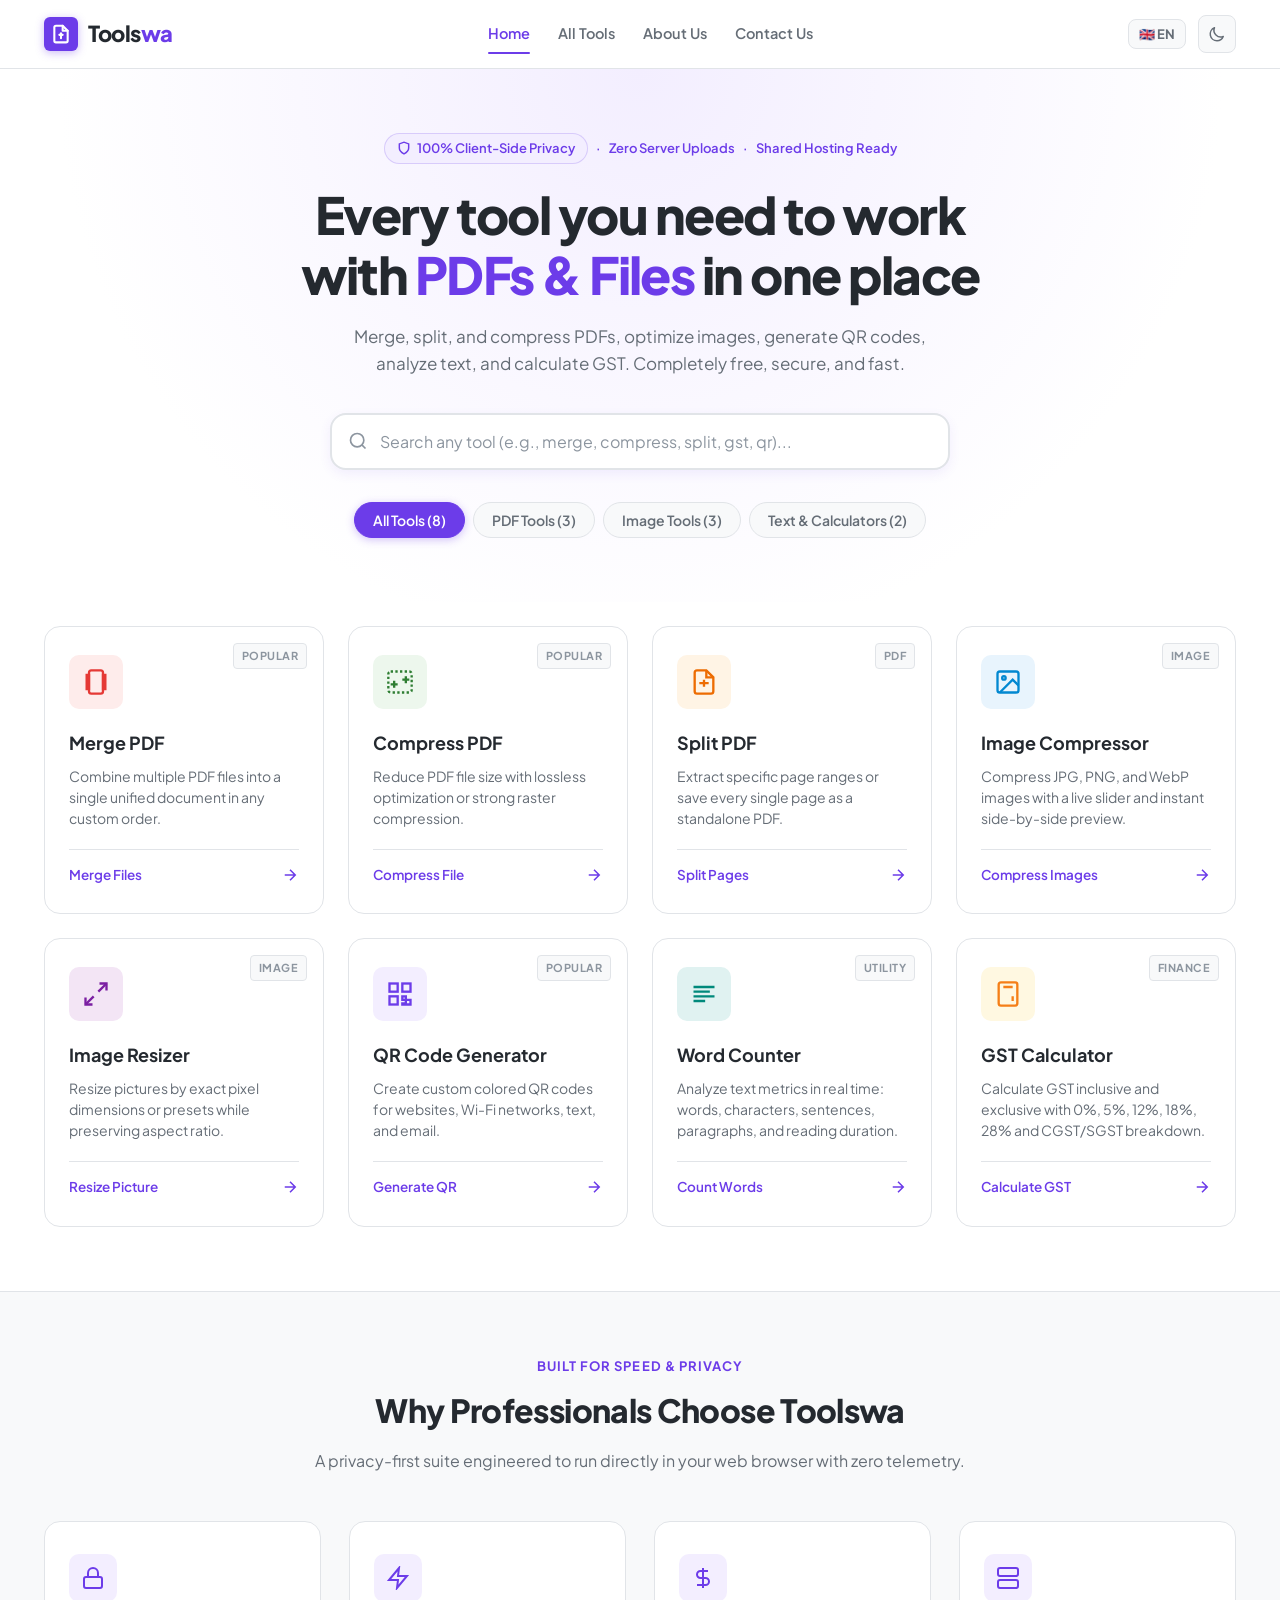
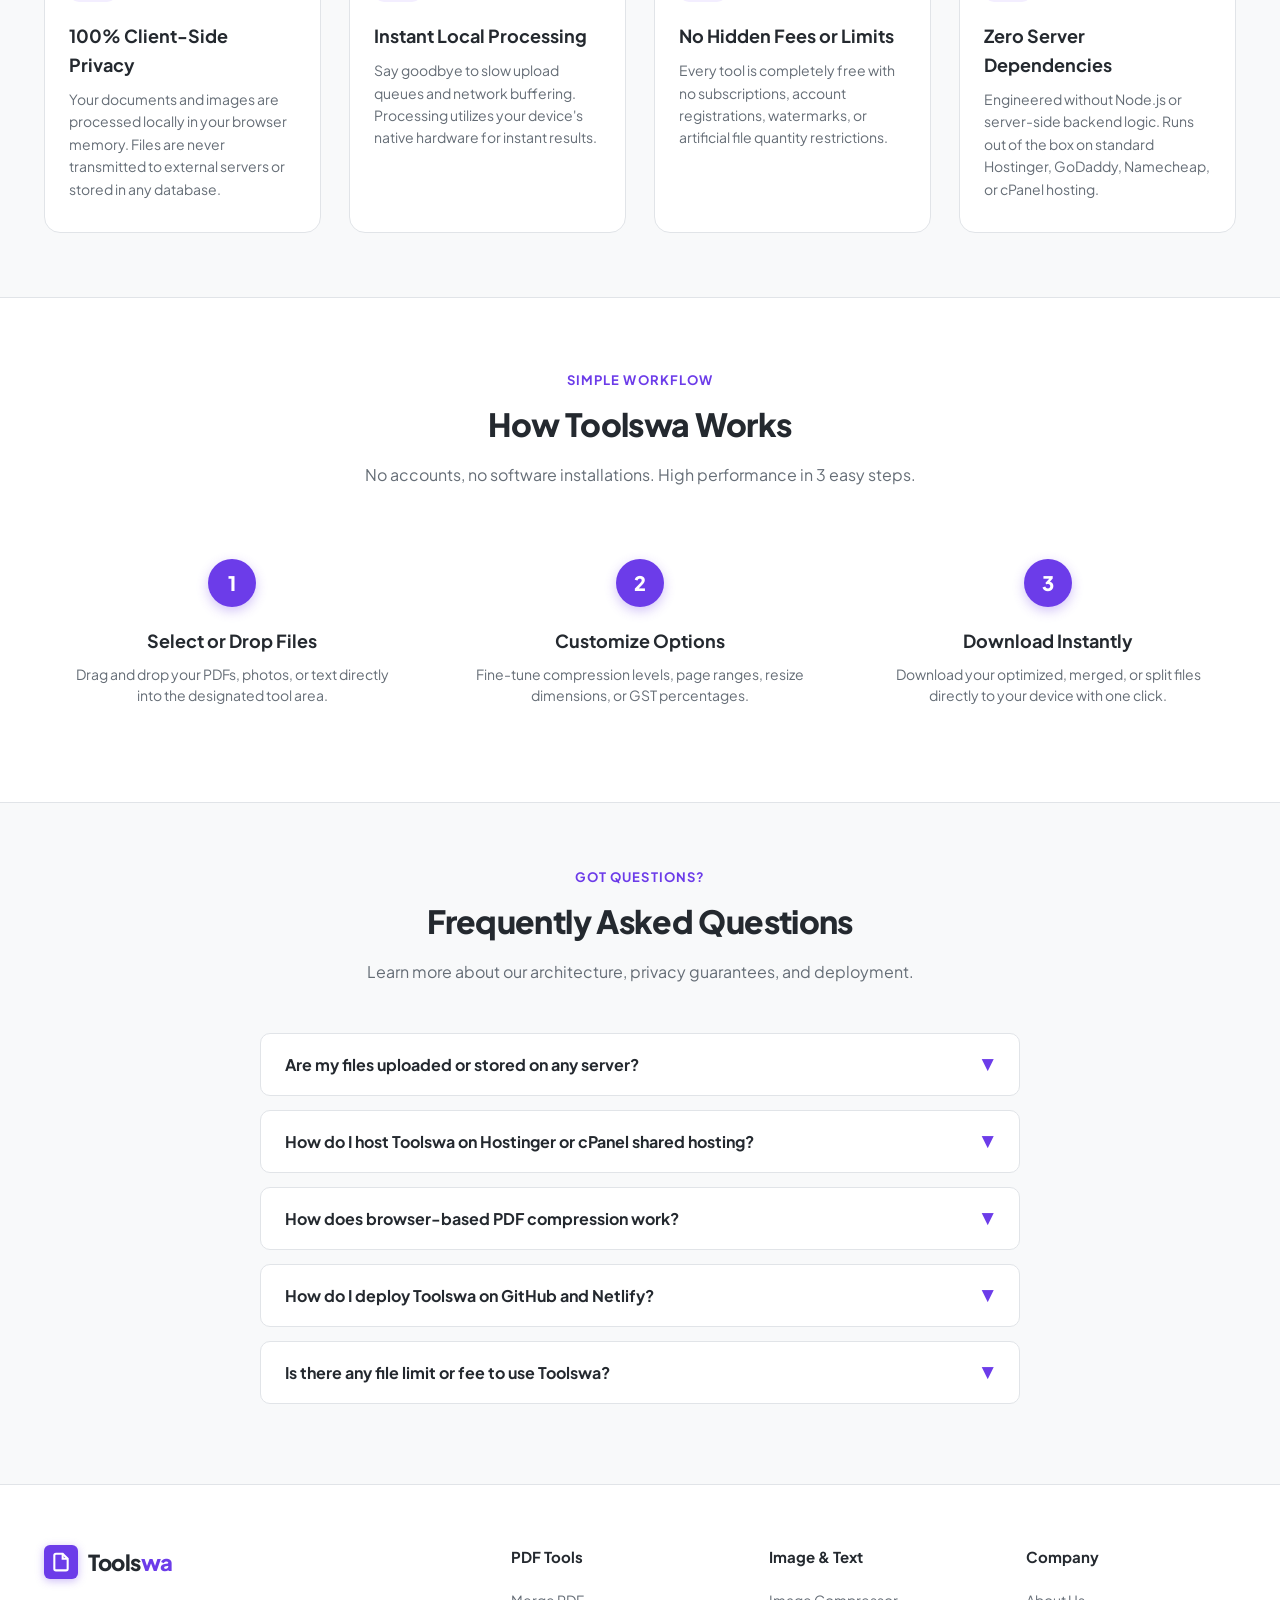
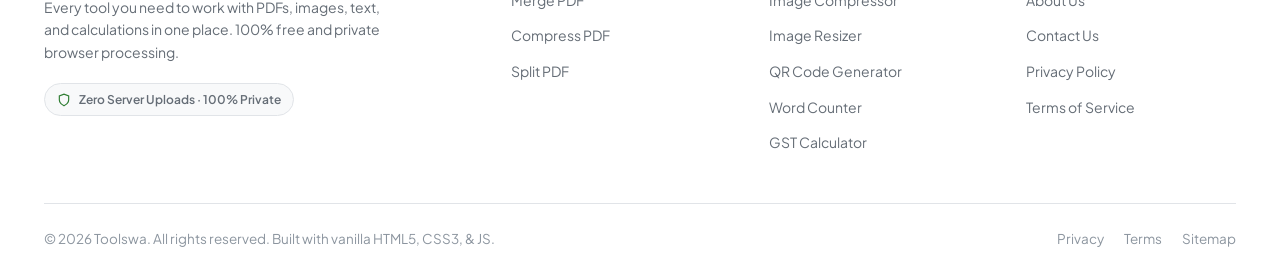
<file: toolswa2/index.html>
<!doctype html>
<html lang="en">
  <head>
    <meta charset="UTF-8" />
    <meta name="viewport" content="width=device-width, initial-scale=1.0" />
    <title>Toolswa – Free Online Multi-Tools & PDF Utilities</title>
    <meta name="description" content="Merge, compress, and split PDFs, optimize images, generate QR codes, count words, and calculate GST. 100% free, private browser-based tools." />
    
    <!-- Open Graph / Facebook -->
    <meta property="og:type" content="website" />
    <meta property="og:title" content="Toolswa – Free Online Multi-Tools & PDF Utilities" />
    <meta property="og:description" content="Merge, compress, and split PDFs, optimize images, generate QR codes, count words, and calculate GST directly in your browser." />
    <meta property="og:site_name" content="Toolswa" />
    
    <!-- Twitter -->
    <meta name="twitter:card" content="summary_large_image" />
    <meta name="twitter:title" content="Toolswa – Free Online Multi-Tools & PDF Utilities" />
    <meta name="twitter:description" content="Merge, compress, and split PDFs, optimize images, generate QR codes, count words, and calculate GST directly in your browser." />
    
    <link rel="icon" type="image/svg+xml" href="assets/logo.svg" />
    <link rel="stylesheet" href="css/style.css" />

    <!-- Structured Data (JSON-LD) -->
    <script type="application/ld+json">
    {
      "@context": "https://schema.org",
      "@type": "WebApplication",
      "name": "Toolswa",
      "applicationCategory": "UtilitiesApplication",
      "operatingSystem": "All",
      "description": "Every tool you need to work with PDFs, images, text, and calculations in one place. 100% free, browser-based, and secure.",
      "offers": {
        "@type": "Offer",
        "price": "0",
        "priceCurrency": "USD"
      }
    }
    </script>
  </head>
  <body>

    <!-- Header Navigation -->
    <header class="site-header">
      <div class="container header-container">
        <!-- Zone 1: Brand Wordmark -->
        <a href="index.html" class="brand" aria-label="Toolswa Home">
          <div class="brand-icon">
            <svg width="20" height="20" viewBox="0 0 24 24" fill="none" stroke="currentColor" stroke-width="2.5" stroke-linecap="round" stroke-linejoin="round">
              <path d="M14 2H6a2 2 0 00-2 2v16a2 2 0 002 2h12a2 2 0 002-2V8z"/>
              <polyline points="14 2 14 8 20 8"/>
              <path d="M10 13h4"/>
              <path d="M12 11v6"/>
            </svg>
          </div>
          <span class="brand-name">Tools<span>wa</span></span>
        </a>

        <!-- Zone 2: Navigation Links -->
        <nav class="nav-menu" id="nav-menu">
          <a href="index.html" class="nav-link active">Home</a>
          <a href="#all-tools" class="nav-link">All Tools</a>
          <a href="about.html" class="nav-link">About Us</a>
          <a href="contact.html" class="nav-link">Contact Us</a>
        </nav>

        <!-- Zone 3: Actions -->
        <div class="header-actions">
          <button class="lang-switch" id="lang-switch-btn" title="Toggle English / Hindi">🇬🇧 EN</button>
          
          <button class="btn-icon" id="theme-toggle-btn" title="Toggle Dark/Light Mode" aria-label="Toggle Theme">
            <svg id="theme-icon" width="18" height="18" viewBox="0 0 24 24" fill="none" stroke="currentColor" stroke-width="2">
              <path d="M20.354 15.354A9 9 0 018.646 3.646 9.003 9.003 0 0012 21a9.003 9.003 0 008.354-5.646z"/>
            </svg>
          </button>

          <button class="mobile-toggle" id="mobile-toggle" aria-label="Open Mobile Menu">
            <svg width="24" height="24" viewBox="0 0 24 24" fill="none" stroke="currentColor" stroke-width="2">
              <line x1="3" y1="12" x2="21" y2="12"/>
              <line x1="3" y1="6" x2="21" y2="6"/>
              <line x1="3" y1="18" x2="21" y2="18"/>
            </svg>
          </button>
        </div>
      </div>
    </header>

    <!-- Main Content -->
    <main>
      <!-- Hero Section -->
      <section class="hero-section">
        <div class="container">
          <div class="hero-pill">
            <span class="hero-pill-badge">
              <svg width="14" height="14" viewBox="0 0 24 24" fill="none" stroke="currentColor" stroke-width="2.5">
                <path d="M12 22s8-4 8-10V5l-8-3-8 3v7c0 6 8 10 8 10z"/>
              </svg>
              100% Client-Side Privacy
            </span>
            <span aria-hidden="true">·</span>
            <span>Zero Server Uploads</span>
            <span aria-hidden="true">·</span>
            <span>Shared Hosting Ready</span>
          </div>

          <h1 class="hero-title">
            Every tool you need to work with <span>PDFs & Files</span> in one place
          </h1>
          
          <p class="hero-subtitle">
            Merge, split, and compress PDFs, optimize images, generate QR codes, analyze text, and calculate GST. Completely free, secure, and fast.
          </p>

          <!-- Search Bar -->
          <div class="search-wrapper">
            <div class="search-box">
              <svg class="search-icon" width="20" height="20" viewBox="0 0 24 24" fill="none" stroke="currentColor" stroke-width="2">
                <circle cx="11" cy="11" r="8"/>
                <line x1="21" y1="21" x2="16.65" y2="16.65"/>
              </svg>
              <input type="text" id="tool-search" class="search-input" placeholder="Search any tool (e.g., merge, compress, split, gst, qr)..." autocomplete="off" />
              <button class="search-clear" id="search-clear" title="Clear search">✕</button>
            </div>
          </div>

          <!-- Category Filter Tabs -->
          <div class="category-tabs" id="category-tabs">
            <button class="category-tab active" data-category="all">All Tools (8)</button>
            <button class="category-tab" data-category="pdf">PDF Tools (3)</button>
            <button class="category-tab" data-category="image">Image Tools (3)</button>
            <button class="category-tab" data-category="utility">Text & Calculators (2)</button>
          </div>
        </div>
      </section>

      <!-- Tools Grid Section -->
      <section class="tools-section" id="all-tools">
        <div class="container">
          <div class="tools-grid" id="tools-grid">

            <!-- Tool 1: PDF Merge -->
            <a href="tools/pdf-merge.html" class="tool-card" data-category="pdf" data-title="merge pdf combine pdf documents" data-tags="pdf merge combine join unite reorder pages">
              <span class="tool-badge">Popular</span>
              <div class="tool-card-icon icon-pdf-merge">
                <svg width="28" height="28" viewBox="0 0 24 24" fill="none" stroke="currentColor" stroke-width="2">
                  <path d="M8 2h8a2 2 0 012 2v16a2 2 0 01-2 2H8a2 2 0 01-2-2V4a2 2 0 012-2z"/>
                  <path d="M4 6h2v12H4z"/>
                  <path d="M18 6h2v12h-2z"/>
                </svg>
              </div>
              <h2 class="tool-card-title">Merge PDF</h2>
              <p class="tool-card-desc">Combine multiple PDF files into a single unified document in any custom order.</p>
              <div class="tool-card-cta">
                <span>Merge Files</span>
                <svg width="18" height="18" viewBox="0 0 24 24" fill="none" stroke="currentColor" stroke-width="2">
                  <path d="M5 12h14M12 5l7 7-7 7"/>
                </svg>
              </div>
            </a>

            <!-- Tool 2: PDF Compressor -->
            <a href="tools/pdf-compressor.html" class="tool-card" data-category="pdf" data-title="compress pdf reduce size optimize" data-tags="pdf compress reduce shrink size optimize mb kb">
              <span class="tool-badge">Popular</span>
              <div class="tool-card-icon icon-pdf-compress">
                <svg width="28" height="28" viewBox="0 0 24 24" fill="none" stroke="currentColor" stroke-width="2">
                  <path d="M4 14h6m-3-3v6M20 10h-6m3-3v6"/>
                  <rect x="2" y="3" width="20" height="18" rx="2" stroke-dasharray="2 2"/>
                </svg>
              </div>
              <h2 class="tool-card-title">Compress PDF</h2>
              <p class="tool-card-desc">Reduce PDF file size with lossless optimization or strong raster compression.</p>
              <div class="tool-card-cta">
                <span>Compress File</span>
                <svg width="18" height="18" viewBox="0 0 24 24" fill="none" stroke="currentColor" stroke-width="2">
                  <path d="M5 12h14M12 5l7 7-7 7"/>
                </svg>
              </div>
            </a>

            <!-- Tool 3: PDF Split -->
            <a href="tools/pdf-split.html" class="tool-card" data-category="pdf" data-title="split pdf extract pages separate" data-tags="pdf split extract pages cut range separate">
              <span class="tool-badge">PDF</span>
              <div class="tool-card-icon icon-pdf-split">
                <svg width="28" height="28" viewBox="0 0 24 24" fill="none" stroke="currentColor" stroke-width="2">
                  <path d="M14 2H6a2 2 0 00-2 2v16a2 2 0 002 2h12a2 2 0 002-2V8z"/>
                  <polyline points="14 2 14 8 20 8"/>
                  <line x1="8" y1="13" x2="16" y2="13"/>
                  <line x1="12" y1="10" x2="12" y2="16"/>
                </svg>
              </div>
              <h2 class="tool-card-title">Split PDF</h2>
              <p class="tool-card-desc">Extract specific page ranges or save every single page as a standalone PDF.</p>
              <div class="tool-card-cta">
                <span>Split Pages</span>
                <svg width="18" height="18" viewBox="0 0 24 24" fill="none" stroke="currentColor" stroke-width="2">
                  <path d="M5 12h14M12 5l7 7-7 7"/>
                </svg>
              </div>
            </a>

            <!-- Tool 4: Image Compressor -->
            <a href="tools/image-compressor.html" class="tool-card" data-category="image" data-title="compress image photo picture jpg png webp" data-tags="image compress photo jpg jpeg png webp reduce size">
              <span class="tool-badge">Image</span>
              <div class="tool-card-icon icon-img-compress">
                <svg width="28" height="28" viewBox="0 0 24 24" fill="none" stroke="currentColor" stroke-width="2">
                  <rect x="3" y="3" width="18" height="18" rx="2"/>
                  <circle cx="8.5" cy="8.5" r="1.5"/>
                  <polyline points="21 15 16 10 5 21"/>
                </svg>
              </div>
              <h2 class="tool-card-title">Image Compressor</h2>
              <p class="tool-card-desc">Compress JPG, PNG, and WebP images with a live slider and instant side-by-side preview.</p>
              <div class="tool-card-cta">
                <span>Compress Images</span>
                <svg width="18" height="18" viewBox="0 0 24 24" fill="none" stroke="currentColor" stroke-width="2">
                  <path d="M5 12h14M12 5l7 7-7 7"/>
                </svg>
              </div>
            </a>

            <!-- Tool 5: Image Resizer -->
            <a href="tools/image-resizer.html" class="tool-card" data-category="image" data-title="resize image dimensions pixels percentage" data-tags="image resize scale dimensions width height pixels crop">
              <span class="tool-badge">Image</span>
              <div class="tool-card-icon icon-img-resize">
                <svg width="28" height="28" viewBox="0 0 24 24" fill="none" stroke="currentColor" stroke-width="2">
                  <polyline points="15 3 21 3 21 9"/>
                  <polyline points="9 21 3 21 3 15"/>
                  <line x1="21" y1="3" x2="14" y2="10"/>
                  <line x1="3" y1="21" x2="10" y2="14"/>
                </svg>
              </div>
              <h2 class="tool-card-title">Image Resizer</h2>
              <p class="tool-card-desc">Resize pictures by exact pixel dimensions or presets while preserving aspect ratio.</p>
              <div class="tool-card-cta">
                <span>Resize Picture</span>
                <svg width="18" height="18" viewBox="0 0 24 24" fill="none" stroke="currentColor" stroke-width="2">
                  <path d="M5 12h14M12 5l7 7-7 7"/>
                </svg>
              </div>
            </a>

            <!-- Tool 6: QR Code Generator -->
            <a href="tools/qr-generator.html" class="tool-card" data-category="image" data-title="qr code generator barcode wifi url" data-tags="qr code generator link url wifi barcode text contact">
              <span class="tool-badge">Popular</span>
              <div class="tool-card-icon icon-qr">
                <svg width="28" height="28" viewBox="0 0 24 24" fill="none" stroke="currentColor" stroke-width="2">
                  <rect x="3" y="3" width="7" height="7"/>
                  <rect x="14" y="3" width="7" height="7"/>
                  <rect x="3" y="14" width="7" height="7"/>
                  <path d="M14 14h3v3h-3zM17 17h4v4h-4zM14 20h3v1h-3z"/>
                </svg>
              </div>
              <h2 class="tool-card-title">QR Code Generator</h2>
              <p class="tool-card-desc">Create custom colored QR codes for websites, Wi-Fi networks, text, and email.</p>
              <div class="tool-card-cta">
                <span>Generate QR</span>
                <svg width="18" height="18" viewBox="0 0 24 24" fill="none" stroke="currentColor" stroke-width="2">
                  <path d="M5 12h14M12 5l7 7-7 7"/>
                </svg>
              </div>
            </a>

            <!-- Tool 7: Word Counter -->
            <a href="tools/word-counter.html" class="tool-card" data-category="utility" data-title="word counter character count reading time" data-tags="word counter characters sentences paragraphs reading time text length">
              <span class="tool-badge">Utility</span>
              <div class="tool-card-icon icon-word">
                <svg width="28" height="28" viewBox="0 0 24 24" fill="none" stroke="currentColor" stroke-width="2">
                  <line x1="17" y1="10" x2="3" y2="10"/>
                  <line x1="21" y1="6" x2="3" y2="6"/>
                  <line x1="21" y1="14" x2="3" y2="14"/>
                  <line x1="13" y1="18" x2="3" y2="18"/>
                </svg>
              </div>
              <h2 class="tool-card-title">Word Counter</h2>
              <p class="tool-card-desc">Analyze text metrics in real time: words, characters, sentences, paragraphs, and reading duration.</p>
              <div class="tool-card-cta">
                <span>Count Words</span>
                <svg width="18" height="18" viewBox="0 0 24 24" fill="none" stroke="currentColor" stroke-width="2">
                  <path d="M5 12h14M12 5l7 7-7 7"/>
                </svg>
              </div>
            </a>

            <!-- Tool 8: GST Calculator -->
            <a href="tools/gst-calculator.html" class="tool-card" data-category="utility" data-title="gst calculator tax rate 5 12 18 28 cgst sgst" data-tags="gst calculator tax finance cgst sgst igst invoice inclusive exclusive">
              <span class="tool-badge">Finance</span>
              <div class="tool-card-icon icon-gst">
                <svg width="28" height="28" viewBox="0 0 24 24" fill="none" stroke="currentColor" stroke-width="2">
                  <rect x="4" y="2" width="16" height="20" rx="2"/>
                  <line x1="8" y1="6" x2="16" y2="6"/>
                  <line x1="16" y1="14" x2="16" y2="18"/>
                  <path d="M16 10h.01M12 10h.01M8 10h.01M12 14h.01M8 14h.01M12 18h.01M8 18h.01"/>
                </svg>
              </div>
              <h2 class="tool-card-title">GST Calculator</h2>
              <p class="tool-card-desc">Calculate GST inclusive and exclusive with 0%, 5%, 12%, 18%, 28% and CGST/SGST breakdown.</p>
              <div class="tool-card-cta">
                <span>Calculate GST</span>
                <svg width="18" height="18" viewBox="0 0 24 24" fill="none" stroke="currentColor" stroke-width="2">
                  <path d="M5 12h14M12 5l7 7-7 7"/>
                </svg>
              </div>
            </a>

            <!-- Empty State for Search -->
            <div class="no-results" id="no-results">
              <svg width="48" height="48" viewBox="0 0 24 24" fill="none" stroke="currentColor" stroke-width="1.5">
                <circle cx="11" cy="11" r="8"/>
                <line x1="21" y1="21" x2="16.65" y2="16.65"/>
              </svg>
              <h3>No matching tools found</h3>
              <p>Try searching for "PDF", "image", "compress", "word", or "GST".</p>
            </div>

          </div>
        </div>
      </section>

      <!-- Why Choose Toolswa -->
      <section class="why-section">
        <div class="container">
          <div class="section-header">
            <div class="section-kicker">Built for Speed & Privacy</div>
            <h2 class="section-title">Why Professionals Choose Toolswa</h2>
            <p class="section-subtitle">A privacy-first suite engineered to run directly in your web browser with zero telemetry.</p>
          </div>

          <div class="why-grid">
            <div class="why-card">
              <div class="why-icon">
                <svg width="24" height="24" viewBox="0 0 24 24" fill="none" stroke="currentColor" stroke-width="2">
                  <rect x="3" y="11" width="18" height="11" rx="2" ry="2"/>
                  <path d="M7 11V7a5 5 0 0110 0v4"/>
                </svg>
              </div>
              <h4>100% Client-Side Privacy</h4>
              <p>Your documents and images are processed locally in your browser memory. Files are never transmitted to external servers or stored in any database.</p>
            </div>

            <div class="why-card">
              <div class="why-icon">
                <svg width="24" height="24" viewBox="0 0 24 24" fill="none" stroke="currentColor" stroke-width="2">
                  <polygon points="13 2 3 14 12 14 11 22 21 10 12 10 13 2"/>
                </svg>
              </div>
              <h4>Instant Local Processing</h4>
              <p>Say goodbye to slow upload queues and network buffering. Processing utilizes your device's native hardware for instant results.</p>
            </div>

            <div class="why-card">
              <div class="why-icon">
                <svg width="24" height="24" viewBox="0 0 24 24" fill="none" stroke="currentColor" stroke-width="2">
                  <path d="M12 2v20M17 5H9.5a3.5 3.5 0 000 7h5a3.5 3.5 0 010 7H6"/>
                </svg>
              </div>
              <h4>No Hidden Fees or Limits</h4>
              <p>Every tool is completely free with no subscriptions, account registrations, watermarks, or artificial file quantity restrictions.</p>
            </div>

            <div class="why-card">
              <div class="why-icon">
                <svg width="24" height="24" viewBox="0 0 24 24" fill="none" stroke="currentColor" stroke-width="2">
                  <rect x="2" y="2" width="20" height="8" rx="2" ry="2"/>
                  <rect x="2" y="14" width="20" height="8" rx="2" ry="2"/>
                  <line x1="6" y1="6" x2="6.01" y2="6"/>
                  <line x1="6" y1="18" x2="6.01" y2="18"/>
                </svg>
              </div>
              <h4>Zero Server Dependencies</h4>
              <p>Engineered without Node.js or server-side backend logic. Runs out of the box on standard Hostinger, GoDaddy, Namecheap, or cPanel hosting.</p>
            </div>
          </div>
        </div>
      </section>

      <!-- 3-Step Flow -->
      <section class="steps-section">
        <div class="container">
          <div class="section-header">
            <div class="section-kicker">Simple Workflow</div>
            <h2 class="section-title">How Toolswa Works</h2>
            <p class="section-subtitle">No accounts, no software installations. High performance in 3 easy steps.</p>
          </div>

          <div class="steps-grid">
            <div class="step-card">
              <div class="step-number">1</div>
              <h4>Select or Drop Files</h4>
              <p>Drag and drop your PDFs, photos, or text directly into the designated tool area.</p>
            </div>
            <div class="step-card">
              <div class="step-number">2</div>
              <h4>Customize Options</h4>
              <p>Fine-tune compression levels, page ranges, resize dimensions, or GST percentages.</p>
            </div>
            <div class="step-card">
              <div class="step-number">3</div>
              <h4>Download Instantly</h4>
              <p>Download your optimized, merged, or split files directly to your device with one click.</p>
            </div>
          </div>
        </div>
      </section>

      <!-- Frequently Asked Questions -->
      <section class="faq-section">
        <div class="container">
          <div class="section-header">
            <div class="section-kicker">Got Questions?</div>
            <h2 class="section-title">Frequently Asked Questions</h2>
            <p class="section-subtitle">Learn more about our architecture, privacy guarantees, and deployment.</p>
          </div>

          <div class="faq-accordion">
            <div class="faq-item">
              <button class="faq-question">
                <span>Are my files uploaded or stored on any server?</span>
                <span class="faq-icon">▼</span>
              </button>
              <div class="faq-answer">
                No. Toolswa processes all documents and images exclusively inside your web browser using HTML5 Canvas, WebAssembly, and PDF-Lib. Your files never leave your computer or phone, guaranteeing 100% confidentiality.
              </div>
            </div>

            <div class="faq-item">
              <button class="faq-question">
                <span>How do I host Toolswa on Hostinger or cPanel shared hosting?</span>
                <span class="faq-icon">▼</span>
              </button>
              <div class="faq-answer">
                Toolswa contains only static HTML, CSS, JavaScript, and asset files with relative links. Click "Download Complete ZIP", log in to your Hostinger or cPanel File Manager, upload the ZIP into the <code>public_html</code> directory, and extract it. Your website will be live immediately without needing npm or Node.js!
              </div>
            </div>

            <div class="faq-item">
              <button class="faq-question">
                <span>How does browser-based PDF compression work?</span>
                <span class="faq-icon">▼</span>
              </button>
              <div class="faq-answer">
                Toolswa offers two compression methods: Smart Lossless optimization (which cleans duplicate fonts, removes redundant metadata, and compacts PDF stream dictionaries) and Visual Rasterization (which renders pages via PDF.js to high-efficiency JPEGs at customizable DPI and repackages them into a compact document).
              </div>
            </div>

            <div class="faq-item">
              <button class="faq-question">
                <span>How do I deploy Toolswa on GitHub and Netlify?</span>
                <span class="faq-icon">▼</span>
              </button>
              <div class="faq-answer">
                Toolswa is pre-configured for instant Netlify static hosting with <code>netlify.toml</code> and <code>_redirects</code>. Simply upload the files to your GitHub repository (with <code>index.html</code> at the repository root), connect Netlify to your GitHub repo, leave the Build Command blank, set Publish Directory to <code>.</code> (the root), and deploy. All 8 tools, clean URLs, and custom 404 pages work out of the box with zero errors!
              </div>
            </div>

            <div class="faq-item">
              <button class="faq-question">
                <span>Is there any file limit or fee to use Toolswa?</span>
                <span class="faq-icon">▼</span>
              </button>
              <div class="faq-answer">
                There are zero limits and no fees. Toolswa is completely free for personal and commercial usage without watermarks or registration walls.
              </div>
            </div>
          </div>
        </div>
      </section>
    </main>

    <!-- Footer -->
    <footer class="site-footer">
      <div class="container">
        <div class="footer-grid">
          <div class="footer-brand">
            <a href="index.html" class="brand">
              <div class="brand-icon">
                <svg width="20" height="20" viewBox="0 0 24 24" fill="none" stroke="currentColor" stroke-width="2.5">
                  <path d="M14 2H6a2 2 0 00-2 2v16a2 2 0 002 2h12a2 2 0 002-2V8z"/>
                  <polyline points="14 2 14 8 20 8"/>
                </svg>
              </div>
              <span class="brand-name">Tools<span>wa</span></span>
            </a>
            <p>Every tool you need to work with PDFs, images, text, and calculations in one place. 100% free and private browser processing.</p>
            <div class="footer-security-pill">
              <svg width="14" height="14" viewBox="0 0 24 24" fill="none" stroke="currentColor" stroke-width="2">
                <path d="M12 22s8-4 8-10V5l-8-3-8 3v7c0 6 8 10 8 10z"/>
              </svg>
              Zero Server Uploads · 100% Private
            </div>
          </div>

          <div class="footer-col">
            <h5>PDF Tools</h5>
            <ul class="footer-links">
              <li><a href="tools/pdf-merge.html">Merge PDF</a></li>
              <li><a href="tools/pdf-compressor.html">Compress PDF</a></li>
              <li><a href="tools/pdf-split.html">Split PDF</a></li>
            </ul>
          </div>

          <div class="footer-col">
            <h5>Image & Text</h5>
            <ul class="footer-links">
              <li><a href="tools/image-compressor.html">Image Compressor</a></li>
              <li><a href="tools/image-resizer.html">Image Resizer</a></li>
              <li><a href="tools/qr-generator.html">QR Code Generator</a></li>
              <li><a href="tools/word-counter.html">Word Counter</a></li>
              <li><a href="tools/gst-calculator.html">GST Calculator</a></li>
            </ul>
          </div>

          <div class="footer-col">
            <h5>Company</h5>
            <ul class="footer-links">
              <li><a href="about.html">About Us</a></li>
              <li><a href="contact.html">Contact Us</a></li>
              <li><a href="privacy-policy.html">Privacy Policy</a></li>
              <li><a href="terms.html">Terms of Service</a></li>
            </ul>
          </div>
        </div>

        <div class="footer-bottom">
          <div>© 2026 Toolswa. All rights reserved. Built with vanilla HTML5, CSS3, & JS.</div>
          <div class="footer-bottom-links">
            <a href="privacy-policy.html">Privacy</a>
            <a href="terms.html">Terms</a>
            <a href="sitemap.xml">Sitemap</a>
          </div>
        </div>
      </div>
    </footer>

    <!-- Deployment Guide Modal (Netlify, GitHub, & Shared Hosting) -->
    <div class="modal-overlay" id="hosting-modal">
      <div class="modal-card">
        <button class="modal-close" id="close-hosting-modal" aria-label="Close modal">✕</button>
        <h3 class="modal-title">Deployment Guide (GitHub, Netlify & Shared Hosting)</h3>
        <p class="modal-subtitle">Follow these quick steps to host Toolswa online with zero 404 errors.</p>

        <!-- Guide Mode Tabs -->
        <div style="display:flex; gap:8px; margin-bottom:24px; border-bottom:1px solid var(--border-color); padding-bottom:12px;">
          <button type="button" class="category-tab active" id="tab-btn-netlify" style="cursor:pointer;">🚀 GitHub + Netlify (Free)</button>
          <button type="button" class="category-tab" id="tab-btn-cpanel" style="cursor:pointer;">🌐 Hostinger / cPanel</button>
        </div>
        
        <!-- Netlify Section -->
        <div id="guide-section-netlify">
          <div class="guide-step">
            <div class="guide-step-num">1</div>
            <div class="guide-step-body">
              <h5>Upload to GitHub</h5>
              <p>Create a repository named <code>toolswa</code> on GitHub. Push all project files ensuring <code>index.html</code> is directly at the repository root.</p>
            </div>
          </div>

          <div class="guide-step">
            <div class="guide-step-num">2</div>
            <div class="guide-step-body">
              <h5>Connect GitHub to Netlify</h5>
              <p>Log in to <a href="https://app.netlify.com" target="_blank" rel="noopener" style="color:var(--primary); font-weight:700;">Netlify.com</a>, click <strong>"Add new site"</strong> → <strong>"Import an existing project"</strong>, and choose your <code>toolswa</code> GitHub repo.</p>
            </div>
          </div>

          <div class="guide-step">
            <div class="guide-step-num">3</div>
            <div class="guide-step-body">
              <h5>Exact Netlify Build Settings</h5>
              <p>
                • <strong>Base directory:</strong> Leave EMPTY<br>
                • <strong>Build command:</strong> Leave EMPTY<br>
                • <strong>Publish directory:</strong> <code>.</code> (Root directory)
              </p>
            </div>
          </div>

          <div class="guide-step">
            <div class="guide-step-num">4</div>
            <div class="guide-step-body">
              <h5>Zero 404 Errors Guaranteed</h5>
              <p>Toolswa includes pre-configured <code>netlify.toml</code> and <code>_redirects</code> for clean tool URLs (e.g. <code>/tools/pdf-merge</code>) and custom 404 page handling!</p>
            </div>
          </div>
        </div>

        <!-- cPanel Section -->
        <div id="guide-section-cpanel" style="display:none;">
          <div class="guide-step">
            <div class="guide-step-num">1</div>
            <div class="guide-step-body">
              <h5>Download the ZIP Archive</h5>
              <p>Click the <strong>Download Complete ZIP</strong> button below to get <code>toolswa-shared-hosting.zip</code>.</p>
            </div>
          </div>

          <div class="guide-step">
            <div class="guide-step-num">2</div>
            <div class="guide-step-body">
              <h5>Open File Manager in cPanel or Hostinger</h5>
              <p>Navigate to the <code>public_html/</code> root folder of your domain in your web hosting File Manager.</p>
            </div>
          </div>

          <div class="guide-step">
            <div class="guide-step-num">3</div>
            <div class="guide-step-body">
              <h5>Upload & Extract</h5>
              <p>Upload the ZIP and click <strong>Extract</strong> directly inside <code>public_html/</code> so that <code>index.html</code> sits at the root.</p>
            </div>
          </div>
        </div>

        <div style="margin-top:24px; display:flex; justify-content:space-between; align-items:center;">
          <a href="README.md" target="_blank" style="font-size:13px; font-weight:600; color:var(--primary);">
            View full README.md →
          </a>
          <a href="toolswa-shared-hosting.zip" download="toolswa-shared-hosting.zip" class="btn-primary-lg" style="padding:10px 24px; font-size:14px;">
            Download Complete ZIP
          </a>
        </div>
      </div>
    </div>

    <!-- Scripts -->
    <script src="js/main.js"></script>
  </body>
</html>
</file>
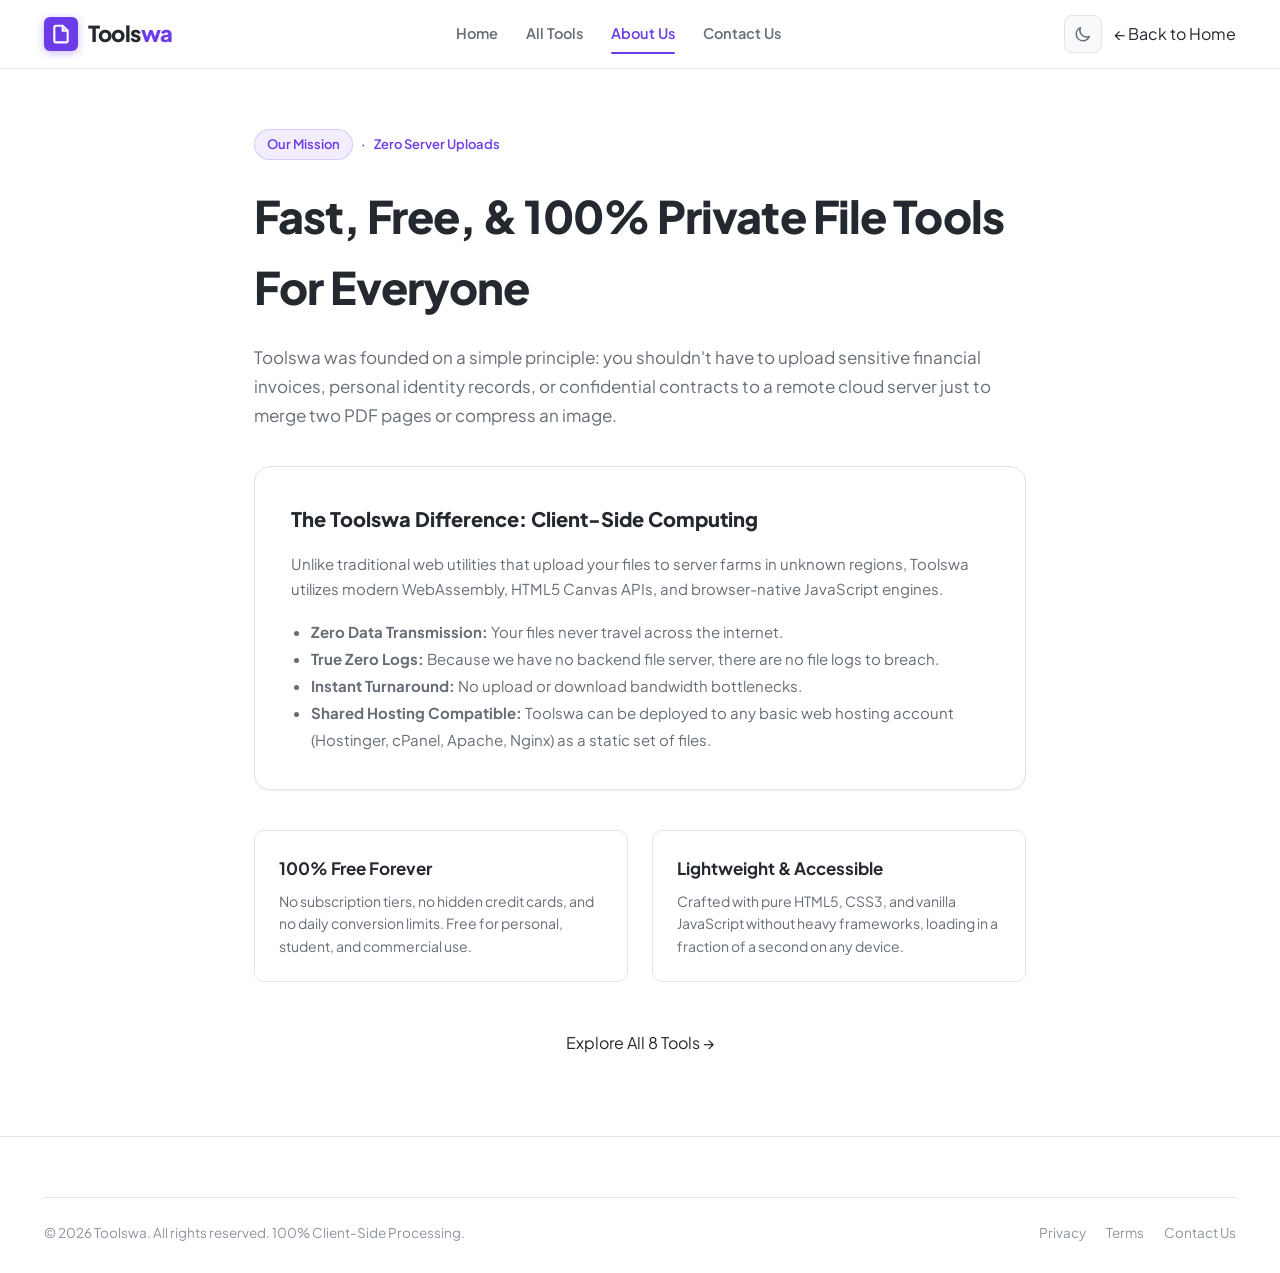
<file: toolswa2/about.html>
<!doctype html>
<html lang="en">
  <head>
    <meta charset="UTF-8" />
    <meta name="viewport" content="width=device-width, initial-scale=1.0" />
    <title>About Us – Toolswa Multi-Tools</title>
    <meta name="description" content="Discover the story behind Toolswa: free, privacy-first, in-browser utilities for PDFs, images, text, and financial calculations." />
    
    <meta property="og:type" content="website" />
    <meta property="og:title" content="About Us – Toolswa" />
    <meta property="og:description" content="Privacy-first, in-browser utilities for PDFs, images, text, and financial calculations." />
    <meta name="twitter:card" content="summary_large_image" />

    <link rel="icon" type="image/svg+xml" href="assets/logo.svg" />
    <link rel="stylesheet" href="css/style.css" />
  </head>
  <body>

    <!-- Header Navigation -->
    <header class="site-header">
      <div class="container header-container">
        <a href="index.html" class="brand" aria-label="Toolswa Home">
          <div class="brand-icon">
            <svg width="20" height="20" viewBox="0 0 24 24" fill="none" stroke="currentColor" stroke-width="2.5">
              <path d="M14 2H6a2 2 0 00-2 2v16a2 2 0 002 2h12a2 2 0 002-2V8z"/>
              <polyline points="14 2 14 8 20 8"/>
            </svg>
          </div>
          <span class="brand-name">Tools<span>wa</span></span>
        </a>

        <nav class="nav-menu" id="nav-menu">
          <a href="index.html" class="nav-link">Home</a>
          <a href="index.html#all-tools" class="nav-link">All Tools</a>
          <a href="about.html" class="nav-link active">About Us</a>
          <a href="contact.html" class="nav-link">Contact Us</a>
        </nav>

        <div class="header-actions">
          <button class="btn-icon" id="theme-toggle-btn" title="Toggle Dark/Light Mode">
            <svg id="theme-icon" width="18" height="18" viewBox="0 0 24 24" fill="none" stroke="currentColor" stroke-width="2">
              <path d="M20.354 15.354A9 9 0 018.646 3.646 9.003 9.003 0 0012 21a9.003 9.003 0 008.354-5.646z"/>
            </svg>
          </button>
          <a href="index.html" class="btn-secondary-sm">
            ← Back to Home
          </a>
        </div>
      </div>
    </header>

    <main style="padding: 60px 0 80px;">
      <div class="container" style="max-width: 820px;">
        <div class="hero-pill">
          <span class="hero-pill-badge">Our Mission</span>
          <span aria-hidden="true">·</span>
          <span>Zero Server Uploads</span>
        </div>

        <h1 style="font-size: clamp(2rem, 3.5vw, 2.8rem); font-weight: 800; color: var(--text-main); margin-bottom: 20px; letter-spacing: -0.02em;">
          Fast, Free, & 100% Private File Tools For Everyone
        </h1>

        <p style="font-size: 17px; color: var(--text-muted); line-height: 1.7; margin-bottom: 36px;">
          Toolswa was founded on a simple principle: you shouldn't have to upload sensitive financial invoices, personal identity records, or confidential contracts to a remote cloud server just to merge two PDF pages or compress an image.
        </p>

        <div style="background: var(--bg-card); border: 1px solid var(--border-color); border-radius: var(--radius-lg); padding: 36px; margin-bottom: 40px; box-shadow: var(--shadow-sm);">
          <h2 style="font-size: 20px; font-weight: 800; color: var(--text-main); margin-bottom: 16px;">The Toolswa Difference: Client-Side Computing</h2>
          <p style="font-size: 15px; color: var(--text-muted); line-height: 1.7; margin-bottom: 16px;">
            Unlike traditional web utilities that upload your files to server farms in unknown regions, Toolswa utilizes modern WebAssembly, HTML5 Canvas APIs, and browser-native JavaScript engines.
          </p>
          <ul style="padding-left: 20px; font-size: 15px; color: var(--text-muted); line-height: 1.8;">
            <li><strong>Zero Data Transmission:</strong> Your files never travel across the internet.</li>
            <li><strong>True Zero Logs:</strong> Because we have no backend file server, there are no file logs to breach.</li>
            <li><strong>Instant Turnaround:</strong> No upload or download bandwidth bottlenecks.</li>
            <li><strong>Shared Hosting Compatible:</strong> Toolswa can be deployed to any basic web hosting account (Hostinger, cPanel, Apache, Nginx) as a static set of files.</li>
          </ul>
        </div>

        <div style="display: grid; grid-template-columns: 1fr 1fr; gap: 24px; margin-bottom: 48px;">
          <div style="background: var(--bg-card); border: 1px solid var(--border-color); border-radius: var(--radius-md); padding: 24px;">
            <h3 style="font-size: 17px; font-weight: 700; color: var(--text-main); margin-bottom: 8px;">100% Free Forever</h3>
            <p style="font-size: 14px; color: var(--text-muted); line-height: 1.6;">No subscription tiers, no hidden credit cards, and no daily conversion limits. Free for personal, student, and commercial use.</p>
          </div>
          <div style="background: var(--bg-card); border: 1px solid var(--border-color); border-radius: var(--radius-md); padding: 24px;">
            <h3 style="font-size: 17px; font-weight: 700; color: var(--text-main); margin-bottom: 8px;">Lightweight & Accessible</h3>
            <p style="font-size: 14px; color: var(--text-muted); line-height: 1.6;">Crafted with pure HTML5, CSS3, and vanilla JavaScript without heavy frameworks, loading in a fraction of a second on any device.</p>
          </div>
        </div>

        <div style="text-align: center;">
          <a href="index.html#all-tools" class="btn-primary-lg">
            Explore All 8 Tools →
          </a>
        </div>
      </div>
    </main>

    <!-- Footer -->
    <footer class="site-footer">
      <div class="container">
        <div class="footer-bottom">
          <div>© 2026 Toolswa. All rights reserved. 100% Client-Side Processing.</div>
          <div class="footer-bottom-links">
            <a href="privacy-policy.html">Privacy</a>
            <a href="terms.html">Terms</a>
            <a href="contact.html">Contact Us</a>
          </div>
        </div>
      </div>
    </footer>

    <script src="js/main.js"></script>
  </body>
</html>
</file>
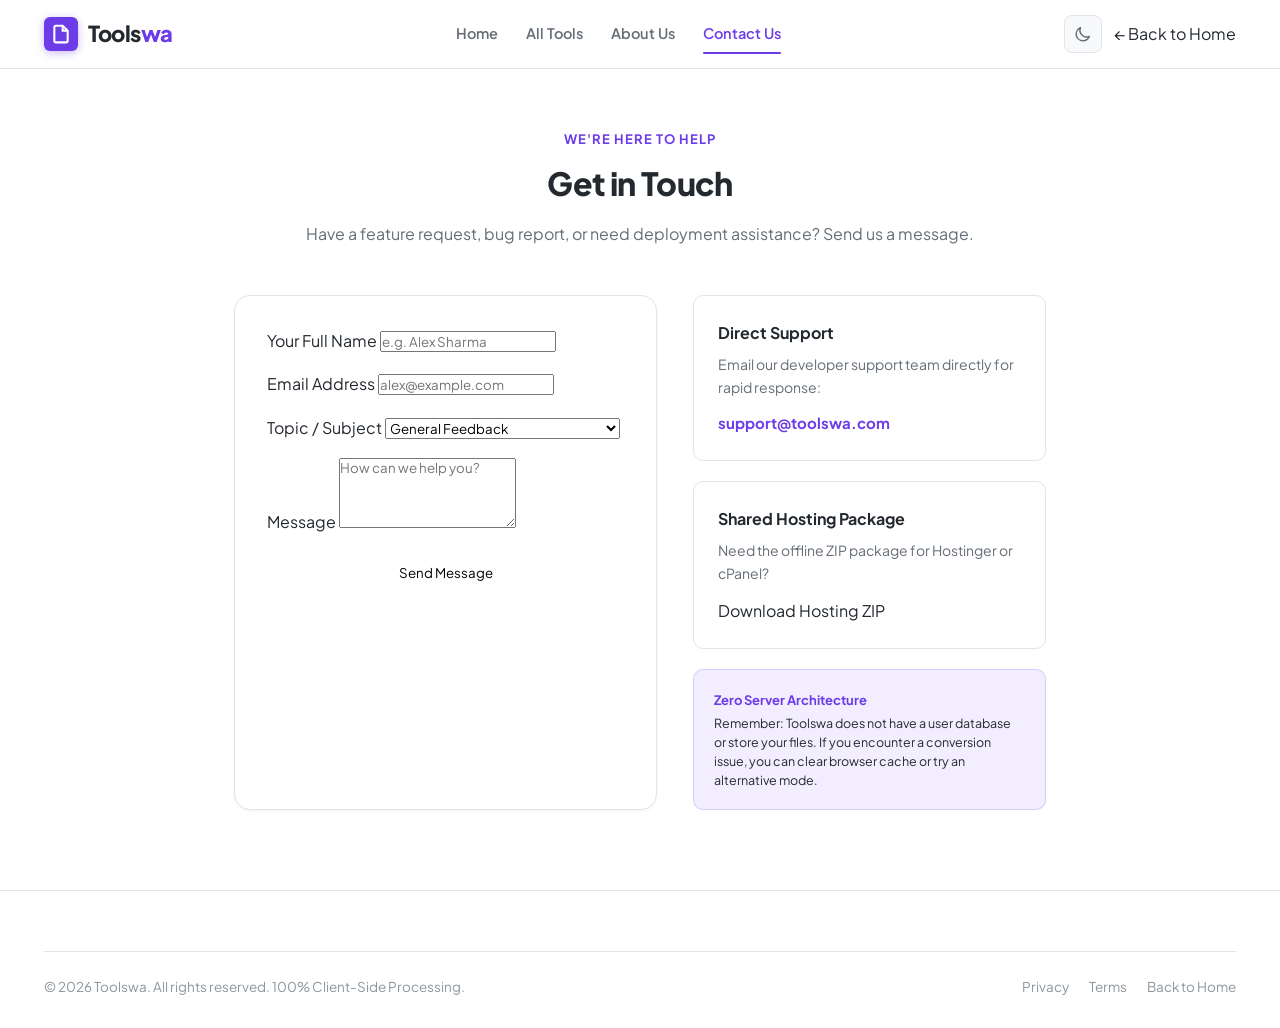
<file: toolswa2/contact.html>
<!doctype html>
<html lang="en">
  <head>
    <meta charset="UTF-8" />
    <meta name="viewport" content="width=device-width, initial-scale=1.0" />
    <title>Contact Us – Toolswa Multi-Tools</title>
    <meta name="description" content="Get in touch with the Toolswa engineering team for support, feature requests, or deployment assistance." />
    
    <meta property="og:type" content="website" />
    <meta property="og:title" content="Contact Us – Toolswa" />
    <meta property="og:description" content="Reach out to the Toolswa team for support or feedback." />
    <meta name="twitter:card" content="summary_large_image" />

    <link rel="icon" type="image/svg+xml" href="assets/logo.svg" />
    <link rel="stylesheet" href="css/style.css" />
  </head>
  <body>

    <!-- Header Navigation -->
    <header class="site-header">
      <div class="container header-container">
        <a href="index.html" class="brand" aria-label="Toolswa Home">
          <div class="brand-icon">
            <svg width="20" height="20" viewBox="0 0 24 24" fill="none" stroke="currentColor" stroke-width="2.5">
              <path d="M14 2H6a2 2 0 00-2 2v16a2 2 0 002 2h12a2 2 0 002-2V8z"/>
              <polyline points="14 2 14 8 20 8"/>
            </svg>
          </div>
          <span class="brand-name">Tools<span>wa</span></span>
        </a>

        <nav class="nav-menu" id="nav-menu">
          <a href="index.html" class="nav-link">Home</a>
          <a href="index.html#all-tools" class="nav-link">All Tools</a>
          <a href="about.html" class="nav-link">About Us</a>
          <a href="contact.html" class="nav-link active">Contact Us</a>
        </nav>

        <div class="header-actions">
          <button class="btn-icon" id="theme-toggle-btn" title="Toggle Dark/Light Mode">
            <svg id="theme-icon" width="18" height="18" viewBox="0 0 24 24" fill="none" stroke="currentColor" stroke-width="2">
              <path d="M20.354 15.354A9 9 0 018.646 3.646 9.003 9.003 0 0012 21a9.003 9.003 0 008.354-5.646z"/>
            </svg>
          </button>
          <a href="index.html" class="btn-secondary-sm">
            ← Back to Home
          </a>
        </div>
      </div>
    </header>

    <main style="padding: 60px 0 80px;">
      <div class="container" style="max-width: 860px;">
        <div class="section-header">
          <div class="section-kicker">We're Here to Help</div>
          <h1 class="section-title">Get in Touch</h1>
          <p class="section-subtitle">Have a feature request, bug report, or need deployment assistance? Send us a message.</p>
        </div>

        <div style="display: grid; grid-template-columns: 1.2fr 1fr; gap: 36px;">
          <!-- Contact Form -->
          <div style="background: var(--bg-card); border: 1px solid var(--border-color); border-radius: var(--radius-lg); padding: 32px; box-shadow: var(--shadow-sm);">
            <form id="contact-form">
              <div class="form-group" style="margin-bottom: 18px;">
                <label class="form-label" for="contact-name">Your Full Name</label>
                <input type="text" id="contact-name" class="form-input" placeholder="e.g. Alex Sharma" required />
              </div>

              <div class="form-group" style="margin-bottom: 18px;">
                <label class="form-label" for="contact-email">Email Address</label>
                <input type="email" id="contact-email" class="form-input" placeholder="alex@example.com" required />
              </div>

              <div class="form-group" style="margin-bottom: 18px;">
                <label class="form-label" for="contact-subject">Topic / Subject</label>
                <select id="contact-subject" class="form-select">
                  <option value="general">General Feedback</option>
                  <option value="bug">Bug Report</option>
                  <option value="feature">Feature Request</option>
                  <option value="hosting">Shared Hosting Deployment Help</option>
                </select>
              </div>

              <div class="form-group" style="margin-bottom: 24px;">
                <label class="form-label" for="contact-message">Message</label>
                <textarea id="contact-message" class="form-textarea" rows="4" placeholder="How can we help you?" required></textarea>
              </div>

              <button type="submit" class="btn-primary-lg" style="width: 100%;">
                Send Message
              </button>
            </form>

            <div id="contact-success" style="display: none; text-align: center; padding: 24px 0;">
              <div style="width: 48px; height: 48px; border-radius: 50%; background: #EDF7ED; color: #2E7D32; display: flex; align-items: center; justify-content: center; margin: 0 auto 14px;">
                ✓
              </div>
              <h3 style="font-size: 18px; font-weight: 700; color: var(--text-main); margin-bottom: 6px;">Thank You!</h3>
              <p style="font-size: 14px; color: var(--text-muted);">Your message has been received. Our team will review your feedback promptly.</p>
            </div>
          </div>

          <!-- Information Box -->
          <div style="display: flex; flex-direction: column; gap: 20px;">
            <div style="background: var(--bg-card); border: 1px solid var(--border-color); border-radius: var(--radius-md); padding: 24px;">
              <h3 style="font-size: 16px; font-weight: 700; color: var(--text-main); margin-bottom: 8px;">Direct Support</h3>
              <p style="font-size: 14px; color: var(--text-muted); line-height: 1.6; margin-bottom: 12px;">Email our developer support team directly for rapid response:</p>
              <a href="mailto:support@toolswa.com" style="color: var(--primary); font-weight: 700; font-size: 15px;">support@toolswa.com</a>
            </div>

            <div style="background: var(--bg-card); border: 1px solid var(--border-color); border-radius: var(--radius-md); padding: 24px;">
              <h3 style="font-size: 16px; font-weight: 700; color: var(--text-main); margin-bottom: 8px;">Shared Hosting Package</h3>
              <p style="font-size: 14px; color: var(--text-muted); line-height: 1.6; margin-bottom: 14px;">Need the offline ZIP package for Hostinger or cPanel?</p>
              <a href="toolswa-shared-hosting.zip" download="toolswa-shared-hosting.zip" class="btn-secondary-sm">
                Download Hosting ZIP
              </a>
            </div>

            <div style="background: var(--primary-light); border: 1px solid rgba(108, 60, 233, 0.2); border-radius: var(--radius-md); padding: 20px;">
              <div style="font-size: 13px; font-weight: 700; color: var(--primary); margin-bottom: 4px;">Zero Server Architecture</div>
              <p style="font-size: 12.5px; color: var(--text-main); line-height: 1.5;">Remember: Toolswa does not have a user database or store your files. If you encounter a conversion issue, you can clear browser cache or try an alternative mode.</p>
            </div>
          </div>
        </div>
      </div>
    </main>

    <!-- Footer -->
    <footer class="site-footer">
      <div class="container">
        <div class="footer-bottom">
          <div>© 2026 Toolswa. All rights reserved. 100% Client-Side Processing.</div>
          <div class="footer-bottom-links">
            <a href="privacy-policy.html">Privacy</a>
            <a href="terms.html">Terms</a>
            <a href="index.html">Back to Home</a>
          </div>
        </div>
      </div>
    </footer>

    <script src="js/main.js"></script>
    <script>
      const form = document.getElementById('contact-form');
      const success = document.getElementById('contact-success');
      if (form) {
        form.addEventListener('submit', (e) => {
          e.preventDefault();
          form.style.display = 'none';
          success.style.display = 'block';
          window.ToolswaUtils.showToast('Message sent successfully!', 'success');
        });
      }
    </script>
  </body>
</html>
</file>
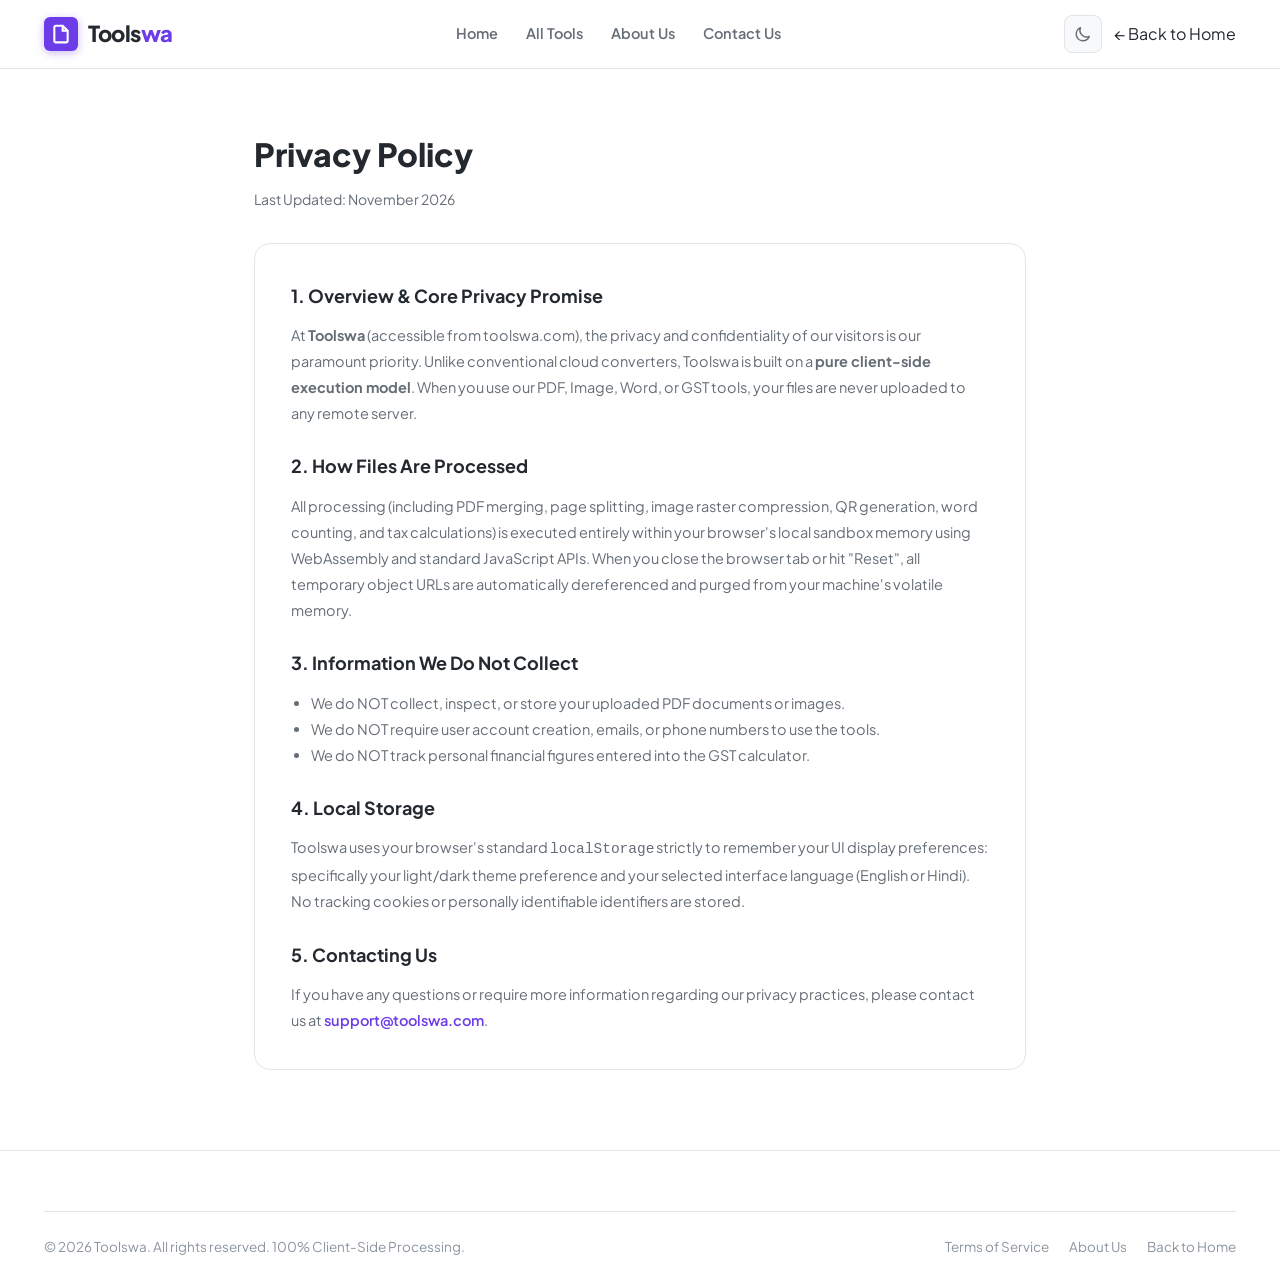
<file: toolswa2/privacy-policy.html>
<!doctype html>
<html lang="en">
  <head>
    <meta charset="UTF-8" />
    <meta name="viewport" content="width=device-width, initial-scale=1.0" />
    <title>Privacy Policy – Toolswa</title>
    <meta name="description" content="Toolswa Privacy Policy. Learn how our 100% in-browser processing architecture safeguards your confidential documents." />
    
    <link rel="icon" type="image/svg+xml" href="assets/logo.svg" />
    <link rel="stylesheet" href="css/style.css" />
  </head>
  <body>

    <!-- Header Navigation -->
    <header class="site-header">
      <div class="container header-container">
        <a href="index.html" class="brand" aria-label="Toolswa Home">
          <div class="brand-icon">
            <svg width="20" height="20" viewBox="0 0 24 24" fill="none" stroke="currentColor" stroke-width="2.5">
              <path d="M14 2H6a2 2 0 00-2 2v16a2 2 0 002 2h12a2 2 0 002-2V8z"/>
              <polyline points="14 2 14 8 20 8"/>
            </svg>
          </div>
          <span class="brand-name">Tools<span>wa</span></span>
        </a>

        <nav class="nav-menu" id="nav-menu">
          <a href="index.html" class="nav-link">Home</a>
          <a href="index.html#all-tools" class="nav-link">All Tools</a>
          <a href="about.html" class="nav-link">About Us</a>
          <a href="contact.html" class="nav-link">Contact Us</a>
        </nav>

        <div class="header-actions">
          <button class="btn-icon" id="theme-toggle-btn" title="Toggle Dark/Light Mode">
            <svg id="theme-icon" width="18" height="18" viewBox="0 0 24 24" fill="none" stroke="currentColor" stroke-width="2">
              <path d="M20.354 15.354A9 9 0 018.646 3.646 9.003 9.003 0 0012 21a9.003 9.003 0 008.354-5.646z"/>
            </svg>
          </button>
          <a href="index.html" class="btn-secondary-sm">
            ← Back to Home
          </a>
        </div>
      </div>
    </header>

    <main style="padding: 60px 0 80px;">
      <div class="container" style="max-width: 820px;">
        <h1 style="font-size: 32px; font-weight: 800; color: var(--text-main); margin-bottom: 8px;">Privacy Policy</h1>
        <p style="font-size: 14px; color: var(--text-muted); margin-bottom: 32px;">Last Updated: November 2026</p>

        <div style="background: var(--bg-card); border: 1px solid var(--border-color); border-radius: var(--radius-lg); padding: 36px; line-height: 1.8; color: var(--text-main);">
          <h2 style="font-size: 18px; font-weight: 700; margin-bottom: 10px;">1. Overview & Core Privacy Promise</h2>
          <p style="font-size: 14.5px; color: var(--text-muted); margin-bottom: 24px;">
            At <strong>Toolswa</strong> (accessible from toolswa.com), the privacy and confidentiality of our visitors is our paramount priority. Unlike conventional cloud converters, Toolswa is built on a <strong>pure client-side execution model</strong>. When you use our PDF, Image, Word, or GST tools, your files are never uploaded to any remote server.
          </p>

          <h2 style="font-size: 18px; font-weight: 700; margin-bottom: 10px;">2. How Files Are Processed</h2>
          <p style="font-size: 14.5px; color: var(--text-muted); margin-bottom: 24px;">
            All processing (including PDF merging, page splitting, image raster compression, QR generation, word counting, and tax calculations) is executed entirely within your browser's local sandbox memory using WebAssembly and standard JavaScript APIs. When you close the browser tab or hit "Reset", all temporary object URLs are automatically dereferenced and purged from your machine's volatile memory.
          </p>

          <h2 style="font-size: 18px; font-weight: 700; margin-bottom: 10px;">3. Information We Do Not Collect</h2>
          <ul style="padding-left: 20px; font-size: 14.5px; color: var(--text-muted); margin-bottom: 24px;">
            <li>We do NOT collect, inspect, or store your uploaded PDF documents or images.</li>
            <li>We do NOT require user account creation, emails, or phone numbers to use the tools.</li>
            <li>We do NOT track personal financial figures entered into the GST calculator.</li>
          </ul>

          <h2 style="font-size: 18px; font-weight: 700; margin-bottom: 10px;">4. Local Storage</h2>
          <p style="font-size: 14.5px; color: var(--text-muted); margin-bottom: 24px;">
            Toolswa uses your browser's standard <code>localStorage</code> strictly to remember your UI display preferences: specifically your light/dark theme preference and your selected interface language (English or Hindi). No tracking cookies or personally identifiable identifiers are stored.
          </p>

          <h2 style="font-size: 18px; font-weight: 700; margin-bottom: 10px;">5. Contacting Us</h2>
          <p style="font-size: 14.5px; color: var(--text-muted);">
            If you have any questions or require more information regarding our privacy practices, please contact us at <a href="mailto:support@toolswa.com" style="color:var(--primary); font-weight:600;">support@toolswa.com</a>.
          </p>
        </div>
      </div>
    </main>

    <!-- Footer -->
    <footer class="site-footer">
      <div class="container">
        <div class="footer-bottom">
          <div>© 2026 Toolswa. All rights reserved. 100% Client-Side Processing.</div>
          <div class="footer-bottom-links">
            <a href="terms.html">Terms of Service</a>
            <a href="about.html">About Us</a>
            <a href="index.html">Back to Home</a>
          </div>
        </div>
      </div>
    </footer>

    <script src="js/main.js"></script>
  </body>
</html>
</file>
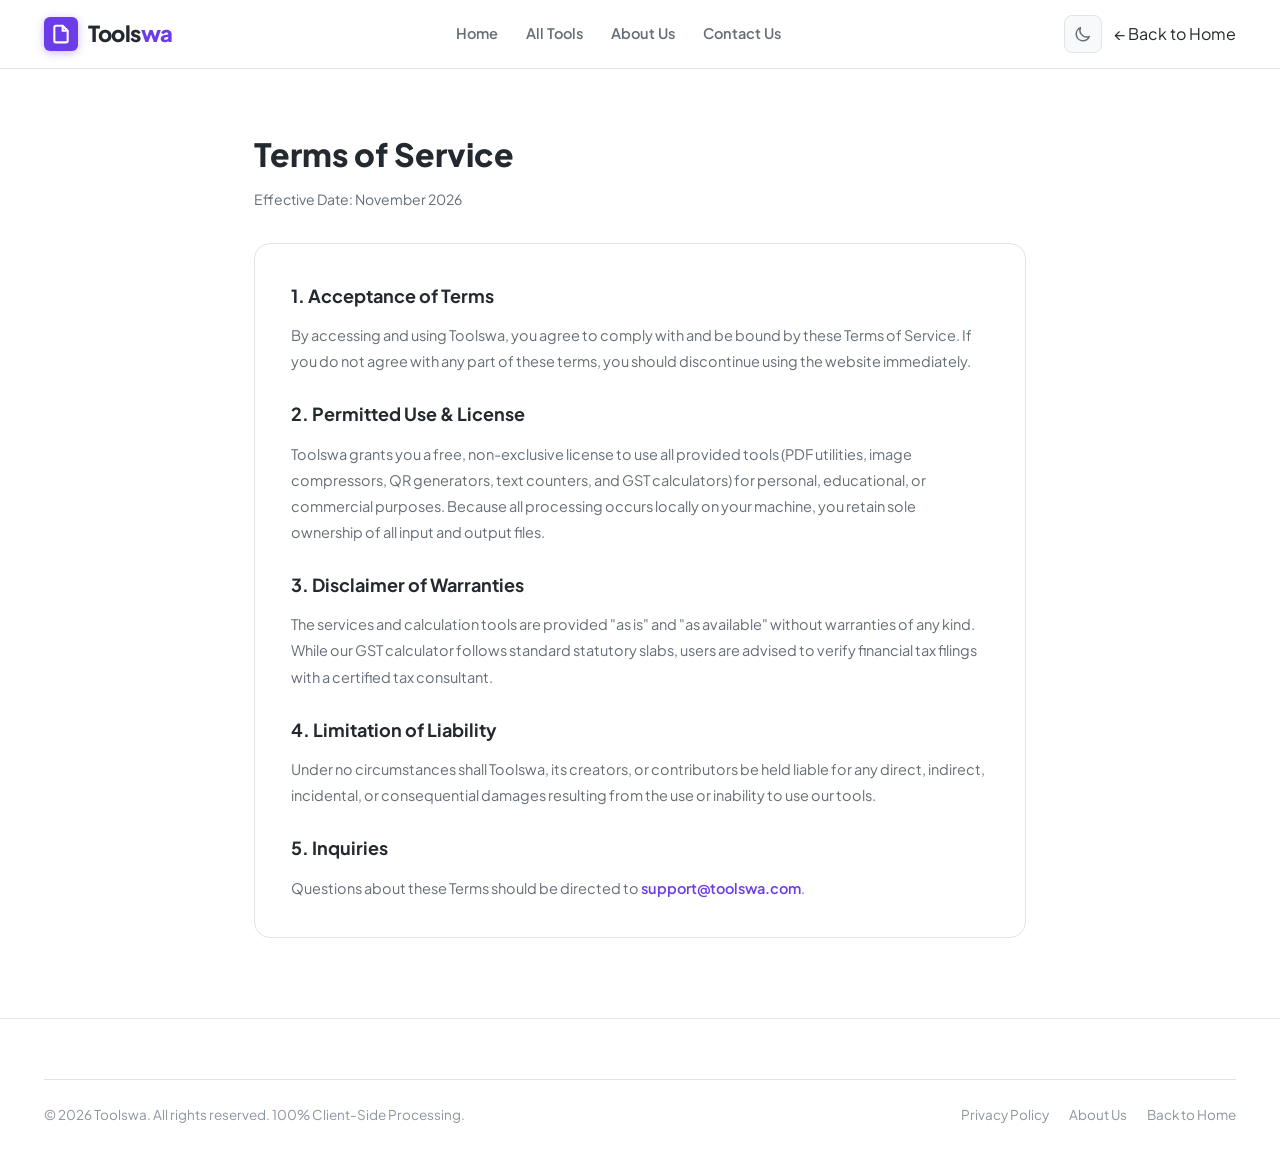
<file: toolswa2/terms.html>
<!doctype html>
<html lang="en">
  <head>
    <meta charset="UTF-8" />
    <meta name="viewport" content="width=device-width, initial-scale=1.0" />
    <title>Terms of Service – Toolswa</title>
    <meta name="description" content="Terms of Service governing the use of Toolswa free browser-based multi-tools." />
    
    <link rel="icon" type="image/svg+xml" href="assets/logo.svg" />
    <link rel="stylesheet" href="css/style.css" />
  </head>
  <body>

    <!-- Header Navigation -->
    <header class="site-header">
      <div class="container header-container">
        <a href="index.html" class="brand" aria-label="Toolswa Home">
          <div class="brand-icon">
            <svg width="20" height="20" viewBox="0 0 24 24" fill="none" stroke="currentColor" stroke-width="2.5">
              <path d="M14 2H6a2 2 0 00-2 2v16a2 2 0 002 2h12a2 2 0 002-2V8z"/>
              <polyline points="14 2 14 8 20 8"/>
            </svg>
          </div>
          <span class="brand-name">Tools<span>wa</span></span>
        </a>

        <nav class="nav-menu" id="nav-menu">
          <a href="index.html" class="nav-link">Home</a>
          <a href="index.html#all-tools" class="nav-link">All Tools</a>
          <a href="about.html" class="nav-link">About Us</a>
          <a href="contact.html" class="nav-link">Contact Us</a>
        </nav>

        <div class="header-actions">
          <button class="btn-icon" id="theme-toggle-btn" title="Toggle Dark/Light Mode">
            <svg id="theme-icon" width="18" height="18" viewBox="0 0 24 24" fill="none" stroke="currentColor" stroke-width="2">
              <path d="M20.354 15.354A9 9 0 018.646 3.646 9.003 9.003 0 0012 21a9.003 9.003 0 008.354-5.646z"/>
            </svg>
          </button>
          <a href="index.html" class="btn-secondary-sm">
            ← Back to Home
          </a>
        </div>
      </div>
    </header>

    <main style="padding: 60px 0 80px;">
      <div class="container" style="max-width: 820px;">
        <h1 style="font-size: 32px; font-weight: 800; color: var(--text-main); margin-bottom: 8px;">Terms of Service</h1>
        <p style="font-size: 14px; color: var(--text-muted); margin-bottom: 32px;">Effective Date: November 2026</p>

        <div style="background: var(--bg-card); border: 1px solid var(--border-color); border-radius: var(--radius-lg); padding: 36px; line-height: 1.8; color: var(--text-main);">
          <h2 style="font-size: 18px; font-weight: 700; margin-bottom: 10px;">1. Acceptance of Terms</h2>
          <p style="font-size: 14.5px; color: var(--text-muted); margin-bottom: 24px;">
            By accessing and using Toolswa, you agree to comply with and be bound by these Terms of Service. If you do not agree with any part of these terms, you should discontinue using the website immediately.
          </p>

          <h2 style="font-size: 18px; font-weight: 700; margin-bottom: 10px;">2. Permitted Use & License</h2>
          <p style="font-size: 14.5px; color: var(--text-muted); margin-bottom: 24px;">
            Toolswa grants you a free, non-exclusive license to use all provided tools (PDF utilities, image compressors, QR generators, text counters, and GST calculators) for personal, educational, or commercial purposes. Because all processing occurs locally on your machine, you retain sole ownership of all input and output files.
          </p>

          <h2 style="font-size: 18px; font-weight: 700; margin-bottom: 10px;">3. Disclaimer of Warranties</h2>
          <p style="font-size: 14.5px; color: var(--text-muted); margin-bottom: 24px;">
            The services and calculation tools are provided "as is" and "as available" without warranties of any kind. While our GST calculator follows standard statutory slabs, users are advised to verify financial tax filings with a certified tax consultant.
          </p>

          <h2 style="font-size: 18px; font-weight: 700; margin-bottom: 10px;">4. Limitation of Liability</h2>
          <p style="font-size: 14.5px; color: var(--text-muted); margin-bottom: 24px;">
            Under no circumstances shall Toolswa, its creators, or contributors be held liable for any direct, indirect, incidental, or consequential damages resulting from the use or inability to use our tools.
          </p>

          <h2 style="font-size: 18px; font-weight: 700; margin-bottom: 10px;">5. Inquiries</h2>
          <p style="font-size: 14.5px; color: var(--text-muted);">
            Questions about these Terms should be directed to <a href="mailto:support@toolswa.com" style="color:var(--primary); font-weight:600;">support@toolswa.com</a>.
          </p>
        </div>
      </div>
    </main>

    <!-- Footer -->
    <footer class="site-footer">
      <div class="container">
        <div class="footer-bottom">
          <div>© 2026 Toolswa. All rights reserved. 100% Client-Side Processing.</div>
          <div class="footer-bottom-links">
            <a href="privacy-policy.html">Privacy Policy</a>
            <a href="about.html">About Us</a>
            <a href="index.html">Back to Home</a>
          </div>
        </div>
      </div>
    </footer>

    <script src="js/main.js"></script>
  </body>
</html>
</file>
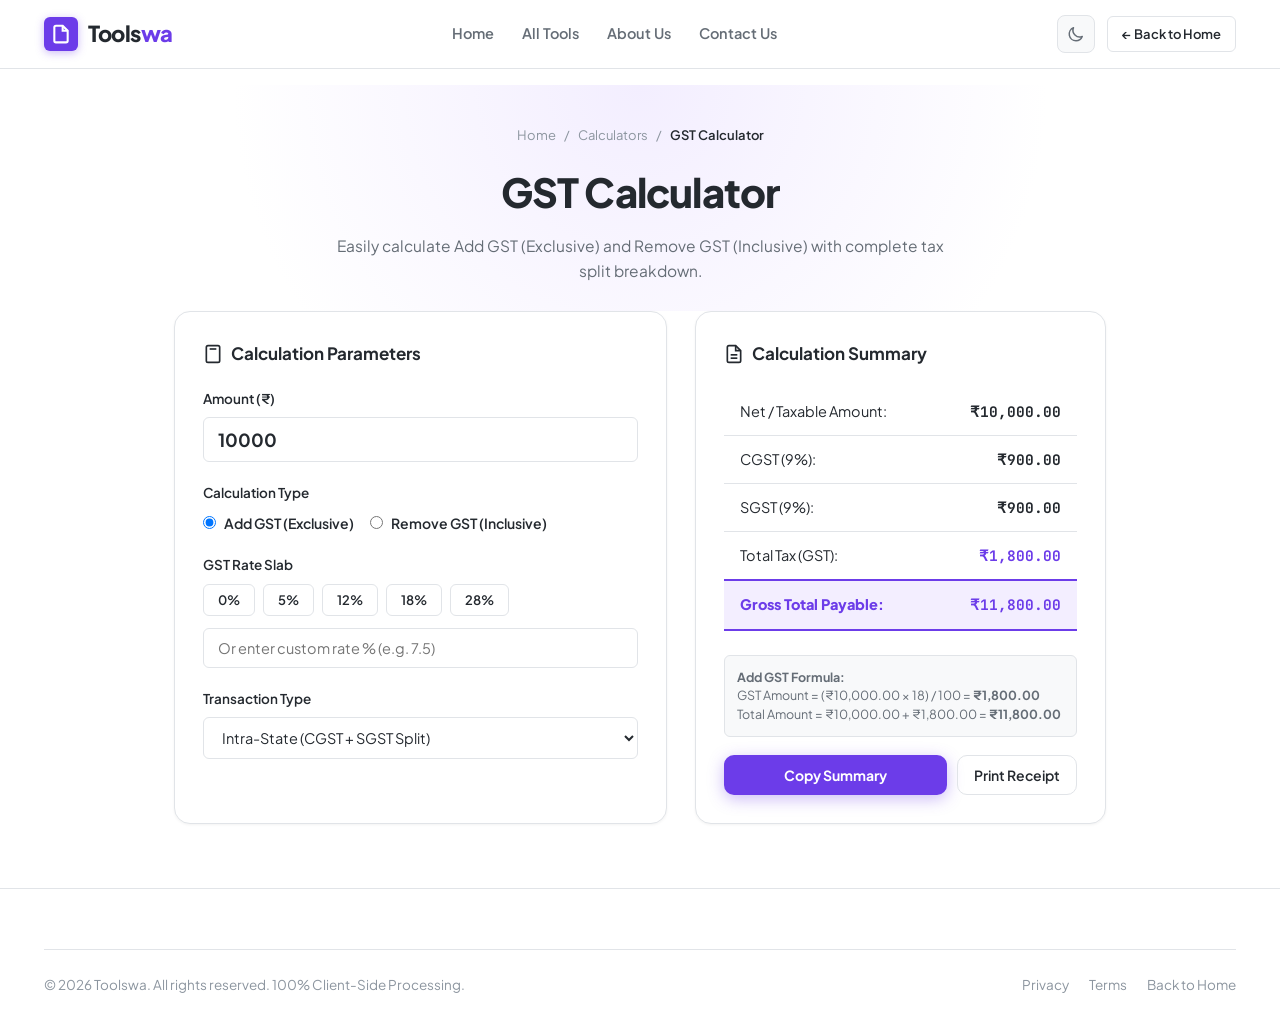
<file: toolswa2/tools/gst-calculator.html>
<!doctype html>
<html lang="en">
  <head>
    <meta charset="UTF-8" />
    <meta name="viewport" content="width=device-width, initial-scale=1.0" />
    <title>GST Calculator Online – Add & Remove GST – Toolswa</title>
    <meta name="description" content="Calculate GST (Goods and Services Tax) online for free. Support 0%, 5%, 12%, 18%, 28% slabs with CGST, SGST, and IGST breakdown." />
    
    <meta property="og:type" content="website" />
    <meta property="og:title" content="GST Calculator Online – Toolswa" />
    <meta property="og:description" content="Calculate GST inclusive and exclusive with official slab rates and CGST/SGST tax breakdown." />
    <meta name="twitter:card" content="summary_large_image" />

    <link rel="icon" type="image/svg+xml" href="../assets/logo.svg" />
    <link rel="stylesheet" href="../css/style.css" />
    <link rel="stylesheet" href="../css/tools.css" />
  </head>
  <body>

    <!-- Site Header -->
    <header class="site-header">
      <div class="container header-container">
        <a href="../index.html" class="brand" aria-label="Toolswa Home">
          <div class="brand-icon">
            <svg width="20" height="20" viewBox="0 0 24 24" fill="none" stroke="currentColor" stroke-width="2.5">
              <path d="M14 2H6a2 2 0 00-2 2v16a2 2 0 002 2h12a2 2 0 002-2V8z"/>
              <polyline points="14 2 14 8 20 8"/>
            </svg>
          </div>
          <span class="brand-name">Tools<span>wa</span></span>
        </a>

        <nav class="nav-menu" id="nav-menu">
          <a href="../index.html" class="nav-link">Home</a>
          <a href="../index.html#all-tools" class="nav-link">All Tools</a>
          <a href="../about.html" class="nav-link">About Us</a>
          <a href="../contact.html" class="nav-link">Contact Us</a>
        </nav>

        <div class="header-actions">
          <button class="btn-icon" id="theme-toggle-btn" title="Toggle Dark/Light Mode">
            <svg id="theme-icon" width="18" height="18" viewBox="0 0 24 24" fill="none" stroke="currentColor" stroke-width="2">
              <path d="M20.354 15.354A9 9 0 018.646 3.646 9.003 9.003 0 0012 21a9.003 9.003 0 008.354-5.646z"/>
            </svg>
          </button>
          <a href="../index.html" class="btn-secondary-sm">
            ← Back to Home
          </a>
        </div>
      </div>
    </header>

    <main class="tool-workspace">
      <!-- Tool Page Header -->
      <section class="tool-page-header">
        <div class="container">
          <div class="breadcrumb">
            <a href="../index.html">Home</a>
            <span>/</span>
            <a href="../index.html#all-tools">Calculators</a>
            <span>/</span>
            <span class="current">GST Calculator</span>
          </div>
          <h1 class="tool-header-title">GST Calculator</h1>
          <p class="tool-header-subtitle">Easily calculate Add GST (Exclusive) and Remove GST (Inclusive) with complete tax split breakdown.</p>
        </div>
      </section>

      <div class="container tool-container">
        
        <div style="display:grid; grid-template-columns: 1.2fr 1fr; gap:28px;">

          <!-- Input Controls Column -->
          <div class="tool-controls-panel" style="margin-bottom:0;">
            <div class="controls-title">
              <svg width="20" height="20" viewBox="0 0 24 24" fill="none" stroke="currentColor" stroke-width="2">
                <rect x="4" y="2" width="16" height="20" rx="2"/>
                <line x1="8" y1="6" x2="16" y2="6"/>
              </svg>
              Calculation Parameters
            </div>

            <!-- Amount Input -->
            <div class="form-group">
              <label class="form-label" for="amount-input">Amount (₹)</label>
              <input type="number" id="amount-input" class="form-input" style="font-size:18px; font-weight:700;" placeholder="Enter amount..." value="10000" min="0" step="any" />
            </div>

            <!-- Add vs Remove GST -->
            <div class="form-group">
              <label class="form-label">Calculation Type</label>
              <div style="display:flex; gap:16px;">
                <label style="display:flex; align-items:center; gap:8px; cursor:pointer; font-size:14px; font-weight:600;">
                  <input type="radio" name="gst-calc-type" value="add" checked />
                  Add GST (Exclusive)
                </label>
                <label style="display:flex; align-items:center; gap:8px; cursor:pointer; font-size:14px; font-weight:600;">
                  <input type="radio" name="gst-calc-type" value="remove" />
                  Remove GST (Inclusive)
                </label>
              </div>
            </div>

            <!-- Standard GST Rate Slabs -->
            <div class="form-group">
              <label class="form-label">GST Rate Slab</label>
              <div style="display:flex; gap:8px; flex-wrap:wrap; margin-bottom:12px;">
                <button type="button" class="btn-secondary-sm btn-gst-rate" data-rate="0">0%</button>
                <button type="button" class="btn-secondary-sm btn-gst-rate" data-rate="5">5%</button>
                <button type="button" class="btn-secondary-sm btn-gst-rate" data-rate="12">12%</button>
                <button type="button" class="btn-secondary-sm btn-gst-rate active" data-rate="18">18%</button>
                <button type="button" class="btn-secondary-sm btn-gst-rate" data-rate="28">28%</button>
              </div>
              <input type="number" id="custom-rate-input" class="form-input" placeholder="Or enter custom rate % (e.g. 7.5)" min="0" max="100" step="0.1" />
            </div>

            <!-- Transaction Type -->
            <div class="form-group" style="margin-bottom:0;">
              <label class="form-label" for="tx-type">Transaction Type</label>
              <select id="tx-type" class="form-select">
                <option value="intra">Intra-State (CGST + SGST Split)</option>
                <option value="inter">Inter-State (IGST 100%)</option>
              </select>
            </div>

          </div>

          <!-- Invoice Breakdown Column -->
          <div class="tool-controls-panel" style="margin-bottom:0; display:flex; flex-direction:column;">
            <div class="controls-title">
              <svg width="20" height="20" viewBox="0 0 24 24" fill="none" stroke="currentColor" stroke-width="2">
                <path d="M14 2H6a2 2 0 00-2 2v16a2 2 0 002 2h12a2 2 0 002-2V8z"/>
                <polyline points="14 2 14 8 20 8"/>
                <line x1="16" y1="13" x2="8" y2="13"/>
                <line x1="16" y1="17" x2="8" y2="17"/>
              </svg>
              Calculation Summary
            </div>

            <table class="gst-result-table">
              <tbody>
                <tr>
                  <td>Net / Taxable Amount:</td>
                  <td id="res-taxable">₹10,000.00</td>
                </tr>
                <tr id="res-cgst-row">
                  <td id="label-cgst">CGST (9%):</td>
                  <td id="res-cgst">₹900.00</td>
                </tr>
                <tr id="res-sgst-row">
                  <td id="label-sgst">SGST (9%):</td>
                  <td id="res-sgst">₹900.00</td>
                </tr>
                <tr id="res-igst-row" style="display:none;">
                  <td id="label-igst">IGST (18%):</td>
                  <td id="res-igst">₹1,800.00</td>
                </tr>
                <tr>
                  <td>Total Tax (GST):</td>
                  <td id="res-total-gst" style="color:var(--primary);">₹1,800.00</td>
                </tr>
                <tr class="total-row">
                  <td>Gross Total Payable:</td>
                  <td id="res-gross-total">₹11,800.00</td>
                </tr>
              </tbody>
            </table>

            <!-- Formula Note -->
            <div id="formula-explanation" style="font-size:12.5px; color:var(--text-muted); background:var(--bg-subtle); padding:12px; border-radius:var(--radius-sm); border:1px solid var(--border-color); line-height:1.5; margin-bottom:18px;">
              Formula details appear here.
            </div>

            <div style="display:flex; gap:10px; margin-top:auto;">
              <button type="button" class="btn-primary-lg" id="copy-gst-btn" style="flex:1; padding:10px 16px; font-size:14px;">
                Copy Summary
              </button>
              <button type="button" class="btn-outline-lg" id="print-gst-btn" style="padding:10px 16px; font-size:14px;">
                Print Receipt
              </button>
            </div>

          </div>

        </div>

      </div>
    </main>

    <!-- Footer -->
    <footer class="site-footer">
      <div class="container">
        <div class="footer-bottom">
          <div>© 2026 Toolswa. All rights reserved. 100% Client-Side Processing.</div>
          <div class="footer-bottom-links">
            <a href="../privacy-policy.html">Privacy</a>
            <a href="../terms.html">Terms</a>
            <a href="../index.html">Back to Home</a>
          </div>
        </div>
      </div>
    </footer>

    <script src="../js/main.js"></script>
    <script src="../js/gst-calculator.js"></script>
  </body>
</html>
</file>
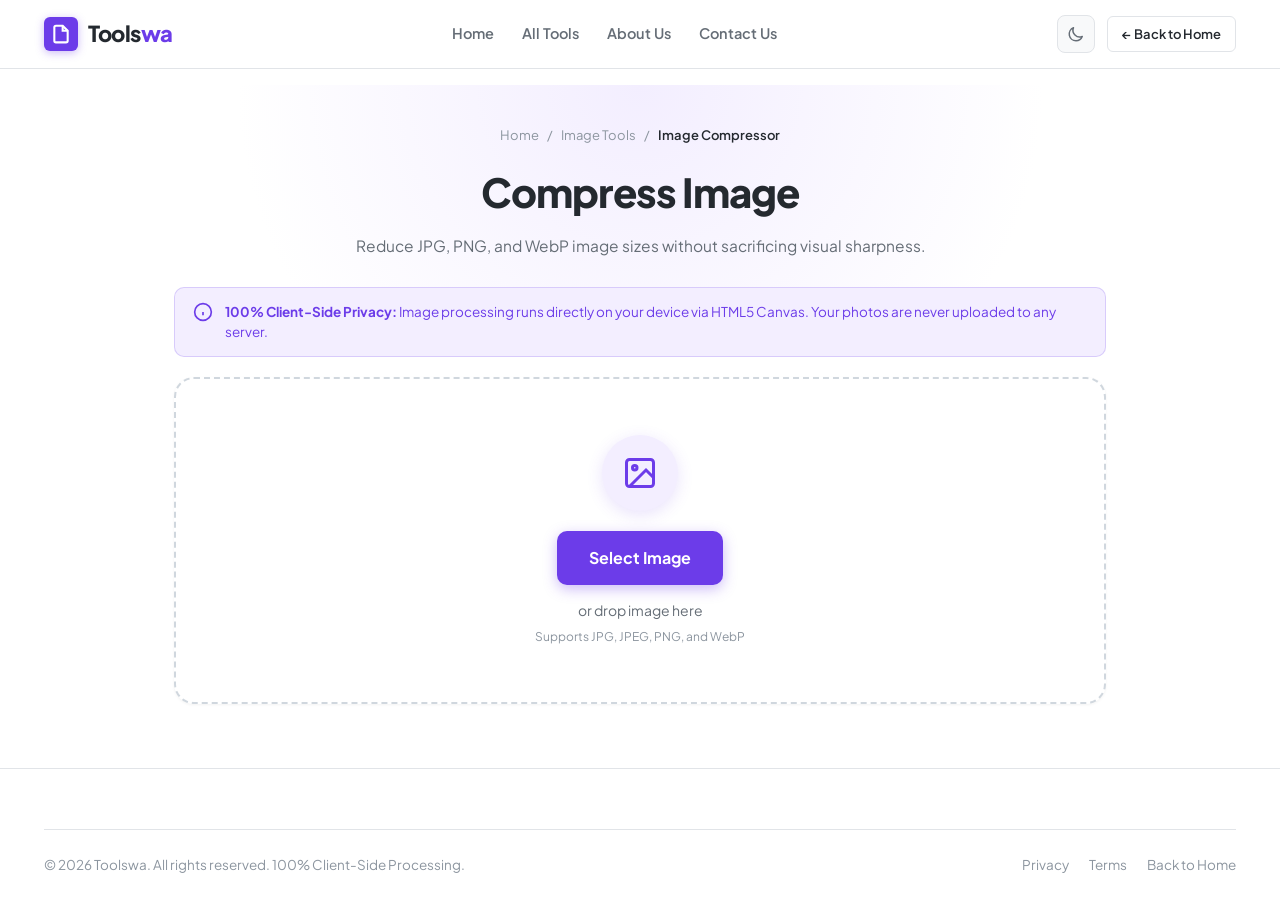
<file: toolswa2/tools/image-compressor.html>
<!doctype html>
<html lang="en">
  <head>
    <meta charset="UTF-8" />
    <meta name="viewport" content="width=device-width, initial-scale=1.0" />
    <title>Compress Image Online – JPG, PNG, WebP – Toolswa</title>
    <meta name="description" content="Compress JPG, JPEG, PNG, and WebP images online for free. Adjust quality slider, preview before and after, and reduce file size instantly." />
    
    <meta property="og:type" content="website" />
    <meta property="og:title" content="Compress Image Online – Toolswa" />
    <meta property="og:description" content="Compress JPG, PNG, and WebP images online for free with live preview." />
    <meta name="twitter:card" content="summary_large_image" />

    <link rel="icon" type="image/svg+xml" href="../assets/logo.svg" />
    <link rel="stylesheet" href="../css/style.css" />
    <link rel="stylesheet" href="../css/tools.css" />
  </head>
  <body>

    <!-- Site Header -->
    <header class="site-header">
      <div class="container header-container">
        <a href="../index.html" class="brand" aria-label="Toolswa Home">
          <div class="brand-icon">
            <svg width="20" height="20" viewBox="0 0 24 24" fill="none" stroke="currentColor" stroke-width="2.5">
              <path d="M14 2H6a2 2 0 00-2 2v16a2 2 0 002 2h12a2 2 0 002-2V8z"/>
              <polyline points="14 2 14 8 20 8"/>
            </svg>
          </div>
          <span class="brand-name">Tools<span>wa</span></span>
        </a>

        <nav class="nav-menu" id="nav-menu">
          <a href="../index.html" class="nav-link">Home</a>
          <a href="../index.html#all-tools" class="nav-link">All Tools</a>
          <a href="../about.html" class="nav-link">About Us</a>
          <a href="../contact.html" class="nav-link">Contact Us</a>
        </nav>

        <div class="header-actions">
          <button class="btn-icon" id="theme-toggle-btn" title="Toggle Dark/Light Mode">
            <svg id="theme-icon" width="18" height="18" viewBox="0 0 24 24" fill="none" stroke="currentColor" stroke-width="2">
              <path d="M20.354 15.354A9 9 0 018.646 3.646 9.003 9.003 0 0012 21a9.003 9.003 0 008.354-5.646z"/>
            </svg>
          </button>
          <a href="../index.html" class="btn-secondary-sm">
            ← Back to Home
          </a>
        </div>
      </div>
    </header>

    <main class="tool-workspace">
      <!-- Tool Page Header -->
      <section class="tool-page-header">
        <div class="container">
          <div class="breadcrumb">
            <a href="../index.html">Home</a>
            <span>/</span>
            <a href="../index.html#all-tools">Image Tools</a>
            <span>/</span>
            <span class="current">Image Compressor</span>
          </div>
          <h1 class="tool-header-title">Compress Image</h1>
          <p class="tool-header-subtitle">Reduce JPG, PNG, and WebP image sizes without sacrificing visual sharpness.</p>
        </div>
      </section>

      <div class="container tool-container">
        <!-- Privacy Notice -->
        <div class="alert-box alert-info">
          <svg width="20" height="20" viewBox="0 0 24 24" fill="none" stroke="currentColor" stroke-width="2" style="flex-shrink:0;">
            <circle cx="12" cy="12" r="10"/>
            <line x1="12" y1="16" x2="12" y2="12"/>
            <line x1="12" y1="8" x2="12.01" y2="8"/>
          </svg>
          <div>
            <strong>100% Client-Side Privacy:</strong> Image processing runs directly on your device via HTML5 Canvas. Your photos are never uploaded to any server.
          </div>
        </div>

        <!-- Upload Dropzone -->
        <div class="upload-dropzone" id="dropzone">
          <div class="upload-icon-circle">
            <svg width="36" height="36" viewBox="0 0 24 24" fill="none" stroke="currentColor" stroke-width="2">
              <rect x="3" y="3" width="18" height="18" rx="2"/>
              <circle cx="8.5" cy="8.5" r="1.5"/>
              <polyline points="21 15 16 10 5 21"/>
            </svg>
          </div>
          <div class="upload-btn-main">
            Select Image
          </div>
          <p class="upload-hint">or drop image here</p>
          <p class="upload-formats">Supports JPG, JPEG, PNG, and WebP</p>
          <input type="file" id="file-input" class="file-input-hidden" accept="image/jpeg,image/png,image/webp" />
        </div>

        <!-- Configuration Panel -->
        <div class="tool-controls-panel" id="config-panel" style="display:none;">
          <div class="controls-title">
            <svg width="20" height="20" viewBox="0 0 24 24" fill="none" stroke="currentColor" stroke-width="2">
              <circle cx="12" cy="12" r="3"/>
              <path d="M19.4 15a1.65 1.65 0 00.33 1.82l.06.06a2 2 0 010 2.83 2 2 0 01-2.83 0l-.06-.06a1.65 1.65 0 00-1.82-.33 1.65 1.65 0 00-1 1.51V21a2 2 0 01-2 2 2 2 0 01-2-2v-.09A1.65 1.65 0 009 19.4a1.65 1.65 0 00-1.82.33l-.06.06a2 2 0 01-2.83 0 2 2 0 010-2.83l.06-.06a1.65 1.65 0 00.33-1.82 1.65 1.65 0 00-1.51-1H3a2 2 0 01-2-2 2 2 0 012-2h.09A1.65 1.65 0 004.6 9a1.65 1.65 0 00-.33-1.82l-.06-.06a2 2 0 010-2.83 2 2 0 012.83 0l.06.06a1.65 1.65 0 001.82.33H9a1.65 1.65 0 001-1.51V3a2 2 0 012-2 2 2 0 012 2v.09a1.65 1.65 0 001 1.51 1.65 1.65 0 001.82-.33l.06-.06a2 2 0 012.83 0 2 2 0 010 2.83l-.06.06a1.65 1.65 0 00-.33 1.82V9a1.65 1.65 0 001.51 1H21a2 2 0 012 2 2 2 0 01-2 2h-.09a1.65 1.65 0 00-1.51 1z"/>
            </svg>
            Compression Settings
          </div>

          <div style="margin-bottom:20px; font-size:14px;" id="file-details"></div>

          <!-- Quality Slider -->
          <div class="form-group">
            <div style="display:flex; justify-content:space-between; margin-bottom:8px;">
              <label class="form-label" style="margin-bottom:0;" for="quality-slider">Image Quality</label>
              <span class="slider-val-badge" id="quality-val">75%</span>
            </div>
            <div class="slider-container">
              <input type="range" id="quality-slider" class="range-slider" min="10" max="100" value="75" />
            </div>
            <p class="form-hint">Higher quality results in larger file size; 70-80% is ideal for web usage.</p>
          </div>

          <!-- Format and Max Dimension -->
          <div style="display:grid; grid-template-columns:1fr 1fr; gap:16px; margin-bottom:20px;">
            <div class="form-group" style="margin-bottom:0;">
              <label class="form-label" for="format-select">Target Format</label>
              <select id="format-select" class="form-select">
                <option value="auto">Keep Original Format</option>
                <option value="image/webp">Convert to WebP (Best Compression)</option>
                <option value="image/jpeg">Convert to JPG</option>
                <option value="image/png">Convert to PNG</option>
              </select>
            </div>

            <div class="form-group" style="margin-bottom:0;">
              <label class="form-label" for="max-dim-select">Max Dimension (Optional)</label>
              <select id="max-dim-select" class="form-select">
                <option value="0">Original Resolution</option>
                <option value="1920">1920 px (Full HD)</option>
                <option value="1280">1280 px (Standard Web)</option>
                <option value="800">800 px (Thumbnail)</option>
              </select>
            </div>
          </div>

          <div class="tool-action-bar">
            <button class="btn-primary-lg" id="compress-btn">
              Compress Image
            </button>
          </div>
        </div>

        <!-- Progress Card -->
        <div class="progress-card" id="progress-card">
          <div class="spinner"></div>
          <div class="progress-text" id="progress-text">Compressing image...</div>
          <div class="progress-bar-container">
            <div class="progress-bar-fill" id="progress-bar-fill"></div>
          </div>
        </div>

        <!-- Result Card -->
        <div class="result-card" id="result-card">
          <div class="result-icon-success">
            <svg width="34" height="34" viewBox="0 0 24 24" fill="none" stroke="currentColor" stroke-width="2.5">
              <polyline points="20 6 9 17 4 12"/>
            </svg>
          </div>
          <h2 class="result-title">Image Compressed!</h2>
          <p class="result-subtitle">Compare visual quality and download your optimized image.</p>
          
          <!-- Side by Side Preview -->
          <div class="preview-compare-grid">
            <div class="preview-box">
              <img id="orig-preview" alt="Original Image" />
              <div class="preview-caption">Original Image</div>
            </div>
            <div class="preview-box">
              <img id="comp-preview" alt="Compressed Image" />
              <div class="preview-caption">Compressed Result</div>
            </div>
          </div>

          <div class="comparison-strip">
            <div class="comparison-box">
              <div class="comparison-label">Original</div>
              <div class="comparison-value" id="orig-size-val">0 KB</div>
            </div>
            <div class="comparison-arrow">→</div>
            <div class="comparison-box">
              <div class="comparison-label">Compressed</div>
              <div class="comparison-value success" id="comp-size-val">0 KB</div>
            </div>
            <div class="comparison-box">
              <div class="comparison-label">Reduction</div>
              <span id="savings-val" class="savings-pill">-0%</span>
            </div>
          </div>

          <div class="result-actions">
            <button class="btn-primary-lg" id="download-btn">
              <svg width="20" height="20" viewBox="0 0 24 24" fill="none" stroke="currentColor" stroke-width="2.5">
                <path d="M21 15v4a2 2 0 01-2 2H5a2 2 0 01-2-2v-4"/>
                <polyline points="7 10 12 15 17 10"/>
                <line x1="12" y1="15" x2="12" y2="3"/>
              </svg>
              Download Compressed Image
            </button>
            <button class="btn-outline-lg" id="reset-btn">
              Compress Another Image
            </button>
          </div>
        </div>

      </div>
    </main>

    <!-- Footer -->
    <footer class="site-footer">
      <div class="container">
        <div class="footer-bottom">
          <div>© 2026 Toolswa. All rights reserved. 100% Client-Side Processing.</div>
          <div class="footer-bottom-links">
            <a href="../privacy-policy.html">Privacy</a>
            <a href="../terms.html">Terms</a>
            <a href="../index.html">Back to Home</a>
          </div>
        </div>
      </div>
    </footer>

    <script src="../js/main.js"></script>
    <script src="../js/image-compressor.js"></script>
  </body>
</html>
</file>
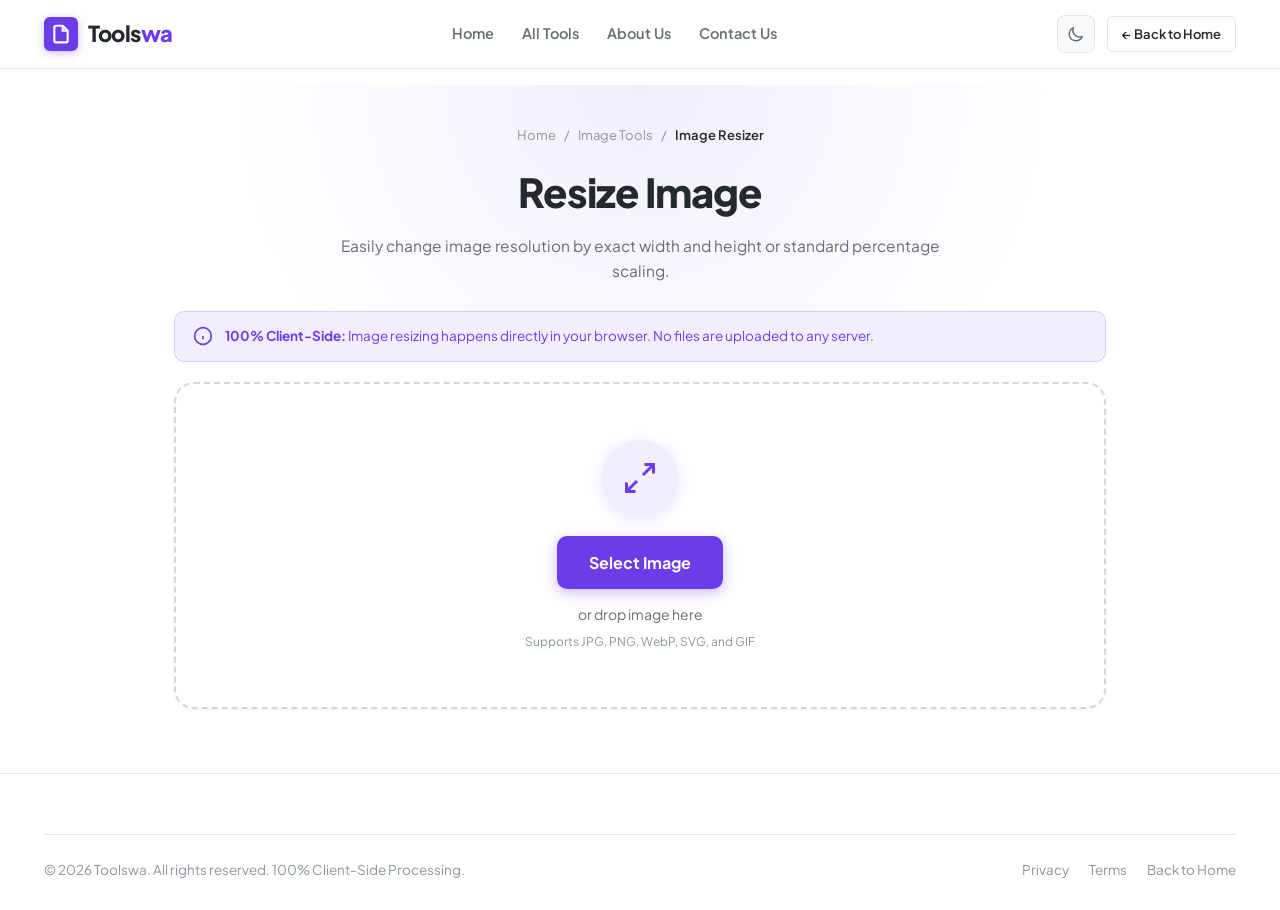
<file: toolswa2/tools/image-resizer.html>
<!doctype html>
<html lang="en">
  <head>
    <meta charset="UTF-8" />
    <meta name="viewport" content="width=device-width, initial-scale=1.0" />
    <title>Resize Image Online – Custom Dimensions & Presets – Toolswa</title>
    <meta name="description" content="Resize images by dimensions or percentages while maintaining aspect ratio. 100% free and private browser tool." />
    
    <meta property="og:type" content="website" />
    <meta property="og:title" content="Resize Image Online – Toolswa" />
    <meta property="og:description" content="Resize images by dimensions or percentages while maintaining aspect ratio." />
    <meta name="twitter:card" content="summary_large_image" />

    <link rel="icon" type="image/svg+xml" href="../assets/logo.svg" />
    <link rel="stylesheet" href="../css/style.css" />
    <link rel="stylesheet" href="../css/tools.css" />
  </head>
  <body>

    <!-- Site Header -->
    <header class="site-header">
      <div class="container header-container">
        <a href="../index.html" class="brand" aria-label="Toolswa Home">
          <div class="brand-icon">
            <svg width="20" height="20" viewBox="0 0 24 24" fill="none" stroke="currentColor" stroke-width="2.5">
              <path d="M14 2H6a2 2 0 00-2 2v16a2 2 0 002 2h12a2 2 0 002-2V8z"/>
              <polyline points="14 2 14 8 20 8"/>
            </svg>
          </div>
          <span class="brand-name">Tools<span>wa</span></span>
        </a>

        <nav class="nav-menu" id="nav-menu">
          <a href="../index.html" class="nav-link">Home</a>
          <a href="../index.html#all-tools" class="nav-link">All Tools</a>
          <a href="../about.html" class="nav-link">About Us</a>
          <a href="../contact.html" class="nav-link">Contact Us</a>
        </nav>

        <div class="header-actions">
          <button class="btn-icon" id="theme-toggle-btn" title="Toggle Dark/Light Mode">
            <svg id="theme-icon" width="18" height="18" viewBox="0 0 24 24" fill="none" stroke="currentColor" stroke-width="2">
              <path d="M20.354 15.354A9 9 0 018.646 3.646 9.003 9.003 0 0012 21a9.003 9.003 0 008.354-5.646z"/>
            </svg>
          </button>
          <a href="../index.html" class="btn-secondary-sm">
            ← Back to Home
          </a>
        </div>
      </div>
    </header>

    <main class="tool-workspace">
      <!-- Tool Page Header -->
      <section class="tool-page-header">
        <div class="container">
          <div class="breadcrumb">
            <a href="../index.html">Home</a>
            <span>/</span>
            <a href="../index.html#all-tools">Image Tools</a>
            <span>/</span>
            <span class="current">Image Resizer</span>
          </div>
          <h1 class="tool-header-title">Resize Image</h1>
          <p class="tool-header-subtitle">Easily change image resolution by exact width and height or standard percentage scaling.</p>
        </div>
      </section>

      <div class="container tool-container">
        <!-- Privacy Notice -->
        <div class="alert-box alert-info">
          <svg width="20" height="20" viewBox="0 0 24 24" fill="none" stroke="currentColor" stroke-width="2" style="flex-shrink:0;">
            <circle cx="12" cy="12" r="10"/>
            <line x1="12" y1="16" x2="12" y2="12"/>
            <line x1="12" y1="8" x2="12.01" y2="8"/>
          </svg>
          <div>
            <strong>100% Client-Side:</strong> Image resizing happens directly in your browser. No files are uploaded to any server.
          </div>
        </div>

        <!-- Upload Dropzone -->
        <div class="upload-dropzone" id="dropzone">
          <div class="upload-icon-circle">
            <svg width="36" height="36" viewBox="0 0 24 24" fill="none" stroke="currentColor" stroke-width="2">
              <polyline points="15 3 21 3 21 9"/>
              <polyline points="9 21 3 21 3 15"/>
              <line x1="21" y1="3" x2="14" y2="10"/>
              <line x1="3" y1="21" x2="10" y2="14"/>
            </svg>
          </div>
          <div class="upload-btn-main">
            Select Image
          </div>
          <p class="upload-hint">or drop image here</p>
          <p class="upload-formats">Supports JPG, PNG, WebP, SVG, and GIF</p>
          <input type="file" id="file-input" class="file-input-hidden" accept="image/*" />
        </div>

        <!-- Configuration Panel -->
        <div class="tool-controls-panel" id="config-panel" style="display:none;">
          <div class="controls-title">
            <svg width="20" height="20" viewBox="0 0 24 24" fill="none" stroke="currentColor" stroke-width="2">
              <polyline points="15 3 21 3 21 9"/>
              <polyline points="9 21 3 21 3 15"/>
            </svg>
            Resize Options
          </div>

          <div style="margin-bottom:20px; font-size:14px;" id="file-details"></div>

          <!-- Quick Percentage Presets -->
          <div class="form-group">
            <label class="form-label">Quick Scaling Presets</label>
            <div style="display:flex; gap:8px; flex-wrap:wrap;">
              <button type="button" class="btn-secondary-sm btn-percent" data-percent="25">25%</button>
              <button type="button" class="btn-secondary-sm btn-percent" data-percent="50">50%</button>
              <button type="button" class="btn-secondary-sm btn-percent" data-percent="75">75%</button>
              <button type="button" class="btn-secondary-sm btn-percent" data-percent="150">150%</button>
              <button type="button" class="btn-secondary-sm btn-percent" data-percent="200">200%</button>
            </div>
          </div>

          <!-- Width and Height Inputs -->
          <div style="display:grid; grid-template-columns:1fr 1fr; gap:16px; margin-bottom:16px;">
            <div class="form-group" style="margin-bottom:0;">
              <label class="form-label" for="width-input">Width (pixels)</label>
              <input type="number" id="width-input" class="form-input" min="1" max="10000" />
            </div>

            <div class="form-group" style="margin-bottom:0;">
              <label class="form-label" for="height-input">Height (pixels)</label>
              <input type="number" id="height-input" class="form-input" min="1" max="10000" />
            </div>
          </div>

          <!-- Aspect Ratio Lock Checkbox -->
          <div class="form-group" style="margin-bottom:20px;">
            <label style="display:flex; align-items:center; gap:8px; cursor:pointer; font-size:14px; font-weight:600;">
              <input type="checkbox" id="lock-aspect" checked />
              Lock Aspect Ratio (proportional scaling)
            </label>
          </div>

          <!-- Output Format -->
          <div class="form-group">
            <label class="form-label" for="format-select">Output Format</label>
            <select id="format-select" class="form-select">
              <option value="auto">Original Format</option>
              <option value="image/png">PNG</option>
              <option value="image/jpeg">JPG</option>
              <option value="image/webp">WebP</option>
            </select>
          </div>

          <div class="tool-action-bar">
            <button class="btn-primary-lg" id="resize-btn">
              Resize Image
            </button>
          </div>
        </div>

        <!-- Progress Card -->
        <div class="progress-card" id="progress-card">
          <div class="spinner"></div>
          <div class="progress-text" id="progress-text">Resizing image...</div>
          <div class="progress-bar-container">
            <div class="progress-bar-fill" id="progress-bar-fill"></div>
          </div>
        </div>

        <!-- Result Card -->
        <div class="result-card" id="result-card">
          <div class="result-icon-success">
            <svg width="34" height="34" viewBox="0 0 24 24" fill="none" stroke="currentColor" stroke-width="2.5">
              <polyline points="20 6 9 17 4 12"/>
            </svg>
          </div>
          <h2 class="result-title">Image Resized Successfully!</h2>
          <p class="result-subtitle">Preview the resized image below and download.</p>
          
          <div style="background:var(--bg-subtle); border:1px solid var(--border-color); border-radius:var(--radius-md); padding:16px; margin:0 auto 24px; max-width:540px;">
            <img id="result-preview" alt="Resized Image" style="max-width:100%; max-height:300px; object-fit:contain; border-radius:var(--radius-sm); background:white;" />
            <div style="display:flex; justify-content:space-around; margin-top:12px; font-size:13.5px; font-weight:700;">
              <span>New Dimensions: <strong id="result-dimensions" style="color:var(--primary);">0 × 0 px</strong></span>
              <span>New Size: <strong id="result-size" style="color:var(--primary);">0 KB</strong></span>
            </div>
          </div>

          <div class="result-actions">
            <button class="btn-primary-lg" id="download-btn">
              <svg width="20" height="20" viewBox="0 0 24 24" fill="none" stroke="currentColor" stroke-width="2.5">
                <path d="M21 15v4a2 2 0 01-2 2H5a2 2 0 01-2-2v-4"/>
                <polyline points="7 10 12 15 17 10"/>
                <line x1="12" y1="15" x2="12" y2="3"/>
              </svg>
              Download Resized Image
            </button>
            <button class="btn-outline-lg" id="reset-btn">
              Resize Another Image
            </button>
          </div>
        </div>

      </div>
    </main>

    <!-- Footer -->
    <footer class="site-footer">
      <div class="container">
        <div class="footer-bottom">
          <div>© 2026 Toolswa. All rights reserved. 100% Client-Side Processing.</div>
          <div class="footer-bottom-links">
            <a href="../privacy-policy.html">Privacy</a>
            <a href="../terms.html">Terms</a>
            <a href="../index.html">Back to Home</a>
          </div>
        </div>
      </div>
    </footer>

    <script src="../js/main.js"></script>
    <script src="../js/image-resizer.js"></script>
  </body>
</html>
</file>
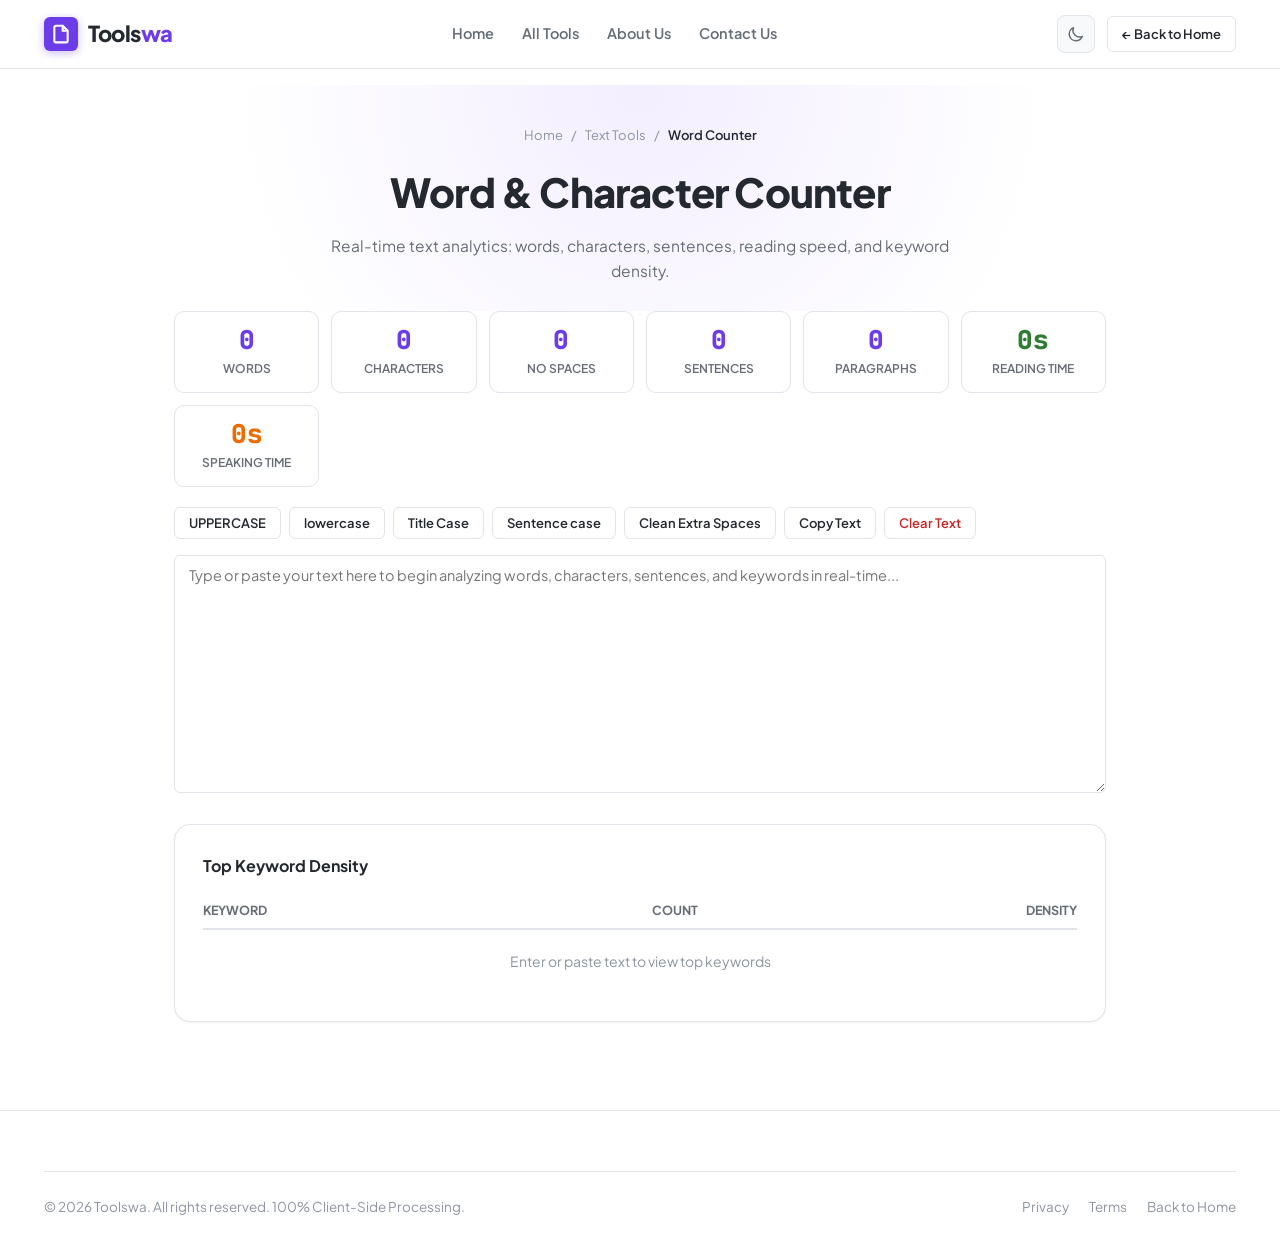
<file: toolswa2/tools/word-counter.html>
<!doctype html>
<html lang="en">
  <head>
    <meta charset="UTF-8" />
    <meta name="viewport" content="width=device-width, initial-scale=1.0" />
    <title>Word Counter Online – Character & Text Statistics – Toolswa</title>
    <meta name="description" content="Count words, characters, sentences, paragraphs, and reading time in real-time. Free online word counter with case converters." />
    
    <meta property="og:type" content="website" />
    <meta property="og:title" content="Word Counter Online – Toolswa" />
    <meta property="og:description" content="Count words, characters, sentences, and reading time in real time." />
    <meta name="twitter:card" content="summary_large_image" />

    <link rel="icon" type="image/svg+xml" href="../assets/logo.svg" />
    <link rel="stylesheet" href="../css/style.css" />
    <link rel="stylesheet" href="../css/tools.css" />
  </head>
  <body>

    <!-- Site Header -->
    <header class="site-header">
      <div class="container header-container">
        <a href="../index.html" class="brand" aria-label="Toolswa Home">
          <div class="brand-icon">
            <svg width="20" height="20" viewBox="0 0 24 24" fill="none" stroke="currentColor" stroke-width="2.5">
              <path d="M14 2H6a2 2 0 00-2 2v16a2 2 0 002 2h12a2 2 0 002-2V8z"/>
              <polyline points="14 2 14 8 20 8"/>
            </svg>
          </div>
          <span class="brand-name">Tools<span>wa</span></span>
        </a>

        <nav class="nav-menu" id="nav-menu">
          <a href="../index.html" class="nav-link">Home</a>
          <a href="../index.html#all-tools" class="nav-link">All Tools</a>
          <a href="../about.html" class="nav-link">About Us</a>
          <a href="../contact.html" class="nav-link">Contact Us</a>
        </nav>

        <div class="header-actions">
          <button class="btn-icon" id="theme-toggle-btn" title="Toggle Dark/Light Mode">
            <svg id="theme-icon" width="18" height="18" viewBox="0 0 24 24" fill="none" stroke="currentColor" stroke-width="2">
              <path d="M20.354 15.354A9 9 0 018.646 3.646 9.003 9.003 0 0012 21a9.003 9.003 0 008.354-5.646z"/>
            </svg>
          </button>
          <a href="../index.html" class="btn-secondary-sm">
            ← Back to Home
          </a>
        </div>
      </div>
    </header>

    <main class="tool-workspace">
      <!-- Tool Page Header -->
      <section class="tool-page-header">
        <div class="container">
          <div class="breadcrumb">
            <a href="../index.html">Home</a>
            <span>/</span>
            <a href="../index.html#all-tools">Text Tools</a>
            <span>/</span>
            <span class="current">Word Counter</span>
          </div>
          <h1 class="tool-header-title">Word & Character Counter</h1>
          <p class="tool-header-subtitle">Real-time text analytics: words, characters, sentences, reading speed, and keyword density.</p>
        </div>
      </section>

      <div class="container tool-container">
        
        <!-- Live Metric Cards Grid -->
        <div class="stats-cards-grid">
          <div class="stat-card-mini">
            <div class="stat-num" id="count-words">0</div>
            <div class="stat-label">Words</div>
          </div>
          <div class="stat-card-mini">
            <div class="stat-num" id="count-chars">0</div>
            <div class="stat-label">Characters</div>
          </div>
          <div class="stat-card-mini">
            <div class="stat-num" id="count-chars-no-space">0</div>
            <div class="stat-label">No Spaces</div>
          </div>
          <div class="stat-card-mini">
            <div class="stat-num" id="count-sentences">0</div>
            <div class="stat-label">Sentences</div>
          </div>
          <div class="stat-card-mini">
            <div class="stat-num" id="count-paragraphs">0</div>
            <div class="stat-label">Paragraphs</div>
          </div>
          <div class="stat-card-mini">
            <div class="stat-num" id="read-time" style="color:#2E7D32;">0s</div>
            <div class="stat-label">Reading Time</div>
          </div>
          <div class="stat-card-mini">
            <div class="stat-num" id="speak-time" style="color:#ED6C02;">0s</div>
            <div class="stat-label">Speaking Time</div>
          </div>
        </div>

        <!-- Quick Actions & Case Transformer -->
        <div class="quick-actions-bar">
          <button type="button" class="btn-secondary-sm" id="btn-uppercase">UPPERCASE</button>
          <button type="button" class="btn-secondary-sm" id="btn-lowercase">lowercase</button>
          <button type="button" class="btn-secondary-sm" id="btn-titlecase">Title Case</button>
          <button type="button" class="btn-secondary-sm" id="btn-sentencecase">Sentence case</button>
          <button type="button" class="btn-secondary-sm" id="btn-clean-spaces">Clean Extra Spaces</button>
          <button type="button" class="btn-secondary-sm" id="copy-btn">Copy Text</button>
          <button type="button" class="btn-secondary-sm" id="clear-btn" style="color:#C62828;">Clear Text</button>
        </div>

        <!-- Main Text Area -->
        <div class="form-group">
          <textarea id="text-input" class="form-textarea" rows="12" placeholder="Type or paste your text here to begin analyzing words, characters, sentences, and keywords in real-time..."></textarea>
        </div>

        <!-- Keyword Density Table -->
        <div class="tool-controls-panel" style="margin-top:24px;">
          <h4 style="font-size:16px; font-weight:700; color:var(--text-main); margin-bottom:14px;">Top Keyword Density</h4>
          <table style="width:100%; border-collapse:collapse; font-size:14px;">
            <thead>
              <tr style="border-bottom:2px solid var(--border-color); text-align:left; color:var(--text-muted); font-size:12.5px; text-transform:uppercase;">
                <th style="padding:8px 0;">Keyword</th>
                <th style="padding:8px 0; text-align:center;">Count</th>
                <th style="padding:8px 0; text-align:right;">Density</th>
              </tr>
            </thead>
            <tbody id="keyword-table-body">
              <tr>
                <td colspan="3" style="text-align:center; color:var(--text-light); padding:20px;">
                  Enter or paste text to view top keywords
                </td>
              </tr>
            </tbody>
          </table>
        </div>

      </div>
    </main>

    <!-- Footer -->
    <footer class="site-footer">
      <div class="container">
        <div class="footer-bottom">
          <div>© 2026 Toolswa. All rights reserved. 100% Client-Side Processing.</div>
          <div class="footer-bottom-links">
            <a href="../privacy-policy.html">Privacy</a>
            <a href="../terms.html">Terms</a>
            <a href="../index.html">Back to Home</a>
          </div>
        </div>
      </div>
    </footer>

    <script src="../js/main.js"></script>
    <script src="../js/word-counter.js"></script>
  </body>
</html>
</file>
<file: toolswa2/css/style.css>
/* Toolswa - Multi-Tools Website - Global Stylesheet
   Theme: Purple (#6C3CE9) inspired by modern high-productivity SaaS (iLovePDF)
*/

@import url('https://fonts.googleapis.com/css2?family=Plus+Jakarta+Sans:wght@400;500;600;700;800&family=JetBrains+Mono:wght@400;500;600&display=swap');

:root {
  --primary: #6C3CE9;
  --primary-hover: #5628D8;
  --primary-light: #F3EEFF;
  --primary-light-hover: #E9DEFF;
  --text-main: #24292F;
  --text-muted: #656D76;
  --text-light: #8C959F;
  --bg-main: #FFFFFF;
  --bg-subtle: #F8F9FA;
  --bg-card: #FFFFFF;
  --border-color: #E1E4E8;
  --border-hover: #D0D7DE;
  --shadow-sm: 0 1px 3px rgba(0, 0, 0, 0.05);
  --shadow-md: 0 4px 12px rgba(108, 60, 233, 0.08);
  --shadow-lg: 0 12px 30px rgba(108, 60, 233, 0.12);
  --radius-sm: 6px;
  --radius-md: 10px;
  --radius-lg: 16px;
  --radius-xl: 20px;
  --font-sans: 'Plus Jakarta Sans', -apple-system, BlinkMacSystemFont, "Segoe UI", Roboto, sans-serif;
  --font-mono: 'JetBrains Mono', monospace;
  --container-max: 1240px;
  --transition: all 0.2s cubic-bezier(0.16, 1, 0.3, 1);
}

/* Dark Mode Variables */
html.dark {
  --text-main: #F0F6FC;
  --text-muted: #9BA3AF;
  --text-light: #6E7681;
  --bg-main: #0D1117;
  --bg-subtle: #161B22;
  --bg-card: #161B22;
  --border-color: #30363D;
  --border-hover: #484F58;
  --primary-light: #281D45;
  --primary-light-hover: #372763;
  --shadow-sm: 0 1px 3px rgba(0, 0, 0, 0.3);
  --shadow-md: 0 4px 14px rgba(0, 0, 0, 0.4);
  --shadow-lg: 0 12px 32px rgba(0, 0, 0, 0.6);
}

/* Base Reset & Typography */
* {
  margin: 0;
  padding: 0;
  box-sizing: border-box;
}

body {
  font-family: var(--font-sans);
  background-color: var(--bg-main);
  color: var(--text-main);
  line-height: 1.6;
  -webkit-font-smoothing: antialiased;
  -moz-osx-font-smoothing: grayscale;
  min-height: 100vh;
  display: flex;
  flex-direction: column;
  transition: background-color 0.2s ease, color 0.2s ease;
}

a {
  color: inherit;
  text-decoration: none;
  transition: var(--transition);
}

button {
  font-family: inherit;
  cursor: pointer;
  border: none;
  background: none;
  outline: none;
  transition: var(--transition);
}

input, textarea, select {
  font-family: inherit;
  outline: none;
}

.container {
  max-width: var(--container-max);
  margin: 0 auto;
  padding: 0 24px;
  width: 100%;
}

/* ------------------- HEADER ------------------- */
.site-header {
  position: sticky;
  top: 0;
  z-index: 100;
  background-color: var(--bg-main);
  border-bottom: 1px solid var(--border-color);
  transition: var(--transition);
}

.header-container {
  display: flex;
  align-items: center;
  justify-content: space-between;
  height: 68px;
  gap: 32px;
}

/* Brand Zone */
.brand {
  display: flex;
  align-items: center;
  gap: 10px;
  font-weight: 800;
  font-size: 22px;
  color: var(--primary);
  white-space: nowrap;
  flex-shrink: 0;
}

.brand-icon {
  width: 34px;
  height: 34px;
  border-radius: var(--radius-sm);
  background: var(--primary);
  display: flex;
  align-items: center;
  justify-content: center;
  color: white;
  box-shadow: 0 2px 8px rgba(108, 60, 233, 0.35);
}

.brand-name {
  color: var(--text-main);
  letter-spacing: -0.02em;
}

.brand-name span {
  color: var(--primary);
}

/* Nav Zone */
.nav-menu {
  display: flex;
  align-items: center;
  gap: 28px;
  list-style: none;
}

.nav-link {
  font-size: 14.5px;
  font-weight: 600;
  color: var(--text-muted);
  white-space: nowrap;
  padding: 8px 0;
  position: relative;
}

.nav-link:hover, .nav-link.active {
  color: var(--primary);
}

.nav-link.active::after {
  content: '';
  position: absolute;
  bottom: 0;
  left: 0;
  right: 0;
  height: 2px;
  background-color: var(--primary);
  border-radius: 2px;
}

/* Action Zone */
.header-actions {
  display: flex;
  align-items: center;
  gap: 12px;
  flex-shrink: 0;
}

.btn-icon {
  width: 38px;
  height: 38px;
  border-radius: 8px;
  display: flex;
  align-items: center;
  justify-content: center;
  color: var(--text-muted);
  background: var(--bg-subtle);
  border: 1px solid var(--border-color);
  transition: var(--transition);
}

.btn-icon:hover {
  color: var(--primary);
  background: var(--primary-light);
  border-color: var(--primary-light);
}

.lang-switch {
  font-size: 13px;
  font-weight: 700;
  padding: 6px 10px;
  border-radius: 8px;
  background: var(--bg-subtle);
  border: 1px solid var(--border-color);
  color: var(--text-muted);
  display: flex;
  align-items: center;
  gap: 4px;
}

.lang-switch:hover {
  color: var(--primary);
  background: var(--primary-light);
}

.btn-zip-download {
  display: inline-flex;
  align-items: center;
  gap: 8px;
  padding: 8px 16px;
  background-color: var(--primary);
  color: white;
  border-radius: 8px;
  font-size: 13.5px;
  font-weight: 600;
  box-shadow: 0 2px 8px rgba(108, 60, 233, 0.25);
}

.btn-zip-download:hover {
  background-color: var(--primary-hover);
  transform: translateY(-1px);
  box-shadow: 0 4px 12px rgba(108, 60, 233, 0.35);
}

.mobile-toggle {
  display: none;
  width: 40px;
  height: 40px;
  align-items: center;
  justify-content: center;
  color: var(--text-main);
}

/* ------------------- HERO SECTION ------------------- */
.hero-section {
  padding: 64px 0 40px;
  text-align: center;
  background: radial-gradient(circle at 50% 0%, var(--primary-light) 0%, transparent 70%);
}

.hero-pill {
  display: inline-flex;
  align-items: center;
  gap: 8px;
  font-size: 13px;
  font-weight: 600;
  color: var(--primary);
  margin-bottom: 20px;
}

.hero-pill-badge {
  background: var(--primary-light);
  border: 1px solid rgba(108, 60, 233, 0.2);
  padding: 4px 12px;
  border-radius: 999px;
  display: inline-flex;
  align-items: center;
  gap: 6px;
}

.hero-title {
  font-size: clamp(2.2rem, 4vw, 3.4rem);
  font-weight: 800;
  line-height: 1.18;
  letter-spacing: -0.03em;
  color: var(--text-main);
  max-width: 820px;
  margin: 0 auto 18px;
  text-wrap: balance;
}

.hero-title span {
  color: var(--primary);
}

.hero-subtitle {
  font-size: 17px;
  color: var(--text-muted);
  max-width: 640px;
  margin: 0 auto 36px;
  text-wrap: balance;
}

/* Search Bar */
.search-wrapper {
  max-width: 620px;
  margin: 0 auto 32px;
  position: relative;
}

.search-box {
  display: flex;
  align-items: center;
  background: var(--bg-card);
  border: 2px solid var(--border-color);
  border-radius: var(--radius-lg);
  padding: 8px 16px;
  box-shadow: var(--shadow-md);
  transition: var(--transition);
}

.search-box:focus-within {
  border-color: var(--primary);
  box-shadow: 0 0 0 4px rgba(108, 60, 233, 0.15);
}

.search-icon {
  color: var(--text-light);
  margin-right: 12px;
  flex-shrink: 0;
}

.search-input {
  width: 100%;
  border: none;
  background: transparent;
  font-size: 16px;
  color: var(--text-main);
  padding: 8px 0;
}

.search-input::placeholder {
  color: var(--text-light);
}

.search-clear {
  color: var(--text-light);
  padding: 4px;
  display: none;
}

.search-clear:hover {
  color: var(--text-main);
}

/* Category Filter Tabs */
.category-tabs {
  display: flex;
  align-items: center;
  justify-content: center;
  gap: 8px;
  flex-wrap: wrap;
  margin-bottom: 24px;
}

.category-tab {
  padding: 8px 18px;
  border-radius: 999px;
  font-size: 14px;
  font-weight: 600;
  color: var(--text-muted);
  background: var(--bg-subtle);
  border: 1px solid var(--border-color);
  transition: var(--transition);
}

.category-tab:hover {
  color: var(--primary);
  border-color: var(--primary);
}

.category-tab.active {
  background: var(--primary);
  color: white;
  border-color: var(--primary);
  box-shadow: 0 2px 8px rgba(108, 60, 233, 0.3);
}

/* ------------------- TOOLS GRID ------------------- */
.tools-section {
  padding: 24px 0 64px;
}

.tools-grid {
  display: grid;
  grid-template-columns: repeat(auto-fill, minmax(270px, 1fr));
  gap: 24px;
}

.tool-card {
  background: var(--bg-card);
  border: 1px solid var(--border-color);
  border-radius: var(--radius-lg);
  padding: 28px 24px;
  display: flex;
  flex-direction: column;
  transition: var(--transition);
  position: relative;
  overflow: hidden;
  text-decoration: none;
  color: inherit;
}

.tool-card:hover {
  border-color: var(--primary);
  transform: translateY(-4px);
  box-shadow: var(--shadow-lg);
}

.tool-card-icon {
  width: 54px;
  height: 54px;
  border-radius: var(--radius-md);
  display: flex;
  align-items: center;
  justify-content: center;
  margin-bottom: 20px;
  font-size: 26px;
  flex-shrink: 0;
  transition: var(--transition);
}

.tool-card:hover .tool-card-icon {
  transform: scale(1.08);
}

/* Distinct Tool Icon Colors */
.icon-pdf-merge { background: #FEECEB; color: #E53935; }
.icon-pdf-compress { background: #EDF7ED; color: #2E7D32; }
.icon-pdf-split { background: #FFF4E5; color: #ED6C02; }
.icon-img-compress { background: #E8F4FD; color: #0288D1; }
.icon-img-resize { background: #F3E5F5; color: #7B1FA2; }
.icon-qr { background: #F3EEFF; color: #6C3CE9; }
.icon-word { background: #E0F2F1; color: #00897B; }
.icon-gst { background: #FFF8E1; color: #F57F17; }

.tool-badge {
  position: absolute;
  top: 16px;
  right: 16px;
  font-size: 11px;
  font-weight: 700;
  text-transform: uppercase;
  letter-spacing: 0.04em;
  padding: 3px 8px;
  border-radius: 4px;
  background: var(--bg-subtle);
  color: var(--text-light);
  border: 1px solid var(--border-color);
}

.tool-card-title {
  font-size: 18px;
  font-weight: 700;
  color: var(--text-main);
  margin-bottom: 8px;
  display: flex;
  align-items: center;
  gap: 6px;
}

.tool-card-desc {
  font-size: 14px;
  color: var(--text-muted);
  line-height: 1.5;
  margin-bottom: 20px;
  flex-grow: 1;
}

.tool-card-cta {
  display: flex;
  align-items: center;
  justify-content: space-between;
  font-size: 13.5px;
  font-weight: 600;
  color: var(--primary);
  border-top: 1px solid var(--border-color);
  padding-top: 14px;
}

.tool-card-cta svg {
  transition: transform 0.2s ease;
}

.tool-card:hover .tool-card-cta svg {
  transform: translateX(4px);
}

/* Empty Search Results */
.no-results {
  grid-column: 1 / -1;
  text-align: center;
  padding: 60px 20px;
  display: none;
}

.no-results svg {
  color: var(--text-light);
  margin-bottom: 16px;
}

.no-results h3 {
  font-size: 20px;
  font-weight: 700;
  margin-bottom: 6px;
}

.no-results p {
  color: var(--text-muted);
  font-size: 15px;
}

/* ------------------- DEPLOYMENT BANNER ------------------- */
.hosting-banner {
  background: linear-gradient(135deg, #6C3CE9 0%, #481DB5 100%);
  border-radius: var(--radius-xl);
  padding: 40px 48px;
  margin: 20px 0 60px;
  color: white;
  display: flex;
  align-items: center;
  justify-content: space-between;
  gap: 32px;
  box-shadow: 0 16px 36px rgba(108, 60, 233, 0.25);
  position: relative;
  overflow: hidden;
}

.hosting-banner::after {
  content: '';
  position: absolute;
  top: -60px;
  right: -60px;
  width: 240px;
  height: 240px;
  border-radius: 50%;
  background: rgba(255, 255, 255, 0.08);
  pointer-events: none;
}

.hosting-content {
  max-width: 650px;
  position: relative;
  z-index: 1;
}

.hosting-tag {
  display: inline-flex;
  align-items: center;
  gap: 6px;
  background: rgba(255, 255, 255, 0.2);
  padding: 4px 12px;
  border-radius: 999px;
  font-size: 12px;
  font-weight: 700;
  text-transform: uppercase;
  letter-spacing: 0.06em;
  margin-bottom: 14px;
}

.hosting-title {
  font-size: 26px;
  font-weight: 800;
  line-height: 1.25;
  margin-bottom: 10px;
}

.hosting-desc {
  font-size: 15px;
  opacity: 0.9;
  line-height: 1.6;
}

.hosting-actions {
  display: flex;
  flex-direction: column;
  gap: 12px;
  flex-shrink: 0;
  position: relative;
  z-index: 1;
}

.btn-white {
  display: inline-flex;
  align-items: center;
  justify-content: center;
  gap: 10px;
  background: white;
  color: var(--primary);
  font-weight: 700;
  font-size: 15px;
  padding: 14px 24px;
  border-radius: var(--radius-md);
  box-shadow: 0 4px 14px rgba(0, 0, 0, 0.15);
  white-space: nowrap;
}

.btn-white:hover {
  background: #F3EEFF;
  transform: translateY(-2px);
  box-shadow: 0 6px 20px rgba(0, 0, 0, 0.2);
}

.btn-outline-white {
  display: inline-flex;
  align-items: center;
  justify-content: center;
  gap: 8px;
  background: transparent;
  color: white;
  border: 1px solid rgba(255, 255, 255, 0.5);
  font-weight: 600;
  font-size: 14px;
  padding: 10px 20px;
  border-radius: var(--radius-md);
}

.btn-outline-white:hover {
  background: rgba(255, 255, 255, 0.15);
  border-color: white;
}

/* ------------------- WHY CHOOSE US ------------------- */
.why-section {
  padding: 64px 0;
  background-color: var(--bg-subtle);
  border-top: 1px solid var(--border-color);
  border-bottom: 1px solid var(--border-color);
}

.section-header {
  text-align: center;
  max-width: 680px;
  margin: 0 auto 48px;
}

.section-kicker {
  font-size: 13px;
  font-weight: 700;
  text-transform: uppercase;
  letter-spacing: 0.08em;
  color: var(--primary);
  margin-bottom: 8px;
}

.section-title {
  font-size: 32px;
  font-weight: 800;
  letter-spacing: -0.02em;
  color: var(--text-main);
  margin-bottom: 12px;
}

.section-subtitle {
  font-size: 16px;
  color: var(--text-muted);
}

.why-grid {
  display: grid;
  grid-template-columns: repeat(auto-fit, minmax(250px, 1fr));
  gap: 28px;
}

.why-card {
  background: var(--bg-card);
  padding: 32px 24px;
  border-radius: var(--radius-lg);
  border: 1px solid var(--border-color);
  text-align: left;
}

.why-icon {
  width: 48px;
  height: 48px;
  border-radius: var(--radius-md);
  background: var(--primary-light);
  color: var(--primary);
  display: flex;
  align-items: center;
  justify-content: center;
  margin-bottom: 20px;
}

.why-card h4 {
  font-size: 18px;
  font-weight: 700;
  margin-bottom: 8px;
  color: var(--text-main);
}

.why-card p {
  font-size: 14px;
  color: var(--text-muted);
  line-height: 1.6;
}

/* ------------------- HOW IT WORKS ------------------- */
.steps-section {
  padding: 72px 0;
}

.steps-grid {
  display: grid;
  grid-template-columns: repeat(3, 1fr);
  gap: 32px;
  position: relative;
}

.step-card {
  text-align: center;
  padding: 24px;
  position: relative;
}

.step-number {
  width: 48px;
  height: 48px;
  border-radius: 50%;
  background: var(--primary);
  color: white;
  font-weight: 800;
  font-size: 20px;
  display: flex;
  align-items: center;
  justify-content: center;
  margin: 0 auto 20px;
  box-shadow: 0 4px 12px rgba(108, 60, 233, 0.3);
}

.step-card h4 {
  font-size: 18px;
  font-weight: 700;
  margin-bottom: 8px;
  color: var(--text-main);
}

.step-card p {
  font-size: 14px;
  color: var(--text-muted);
  line-height: 1.5;
}

/* ------------------- FAQ SECTION ------------------- */
.faq-section {
  padding: 64px 0 80px;
  background-color: var(--bg-subtle);
  border-top: 1px solid var(--border-color);
}

.faq-accordion {
  max-width: 760px;
  margin: 0 auto;
  display: flex;
  flex-direction: column;
  gap: 14px;
}

.faq-item {
  background: var(--bg-card);
  border: 1px solid var(--border-color);
  border-radius: var(--radius-md);
  overflow: hidden;
  transition: var(--transition);
}

.faq-item.active {
  border-color: var(--primary);
}

.faq-question {
  width: 100%;
  padding: 20px 24px;
  text-align: left;
  display: flex;
  align-items: center;
  justify-content: space-between;
  font-size: 16px;
  font-weight: 700;
  color: var(--text-main);
  background: transparent;
}

.faq-question:hover {
  color: var(--primary);
}

.faq-icon {
  color: var(--primary);
  transition: transform 0.2s ease;
  flex-shrink: 0;
}

.faq-item.active .faq-icon {
  transform: rotate(180deg);
}

.faq-answer {
  max-height: 0;
  overflow: hidden;
  transition: max-height 0.3s cubic-bezier(0, 1, 0, 1);
  padding: 0 24px;
  color: var(--text-muted);
  font-size: 14.5px;
  line-height: 1.6;
}

.faq-item.active .faq-answer {
  max-height: 500px;
  padding-bottom: 20px;
}

/* ------------------- FOOTER ------------------- */
.site-footer {
  background-color: var(--bg-main);
  border-top: 1px solid var(--border-color);
  padding: 60px 0 30px;
  margin-top: auto;
}

.footer-grid {
  display: grid;
  grid-template-columns: 2fr 1fr 1fr 1fr;
  gap: 48px;
  margin-bottom: 48px;
}

.footer-brand p {
  color: var(--text-muted);
  font-size: 14px;
  margin: 16px 0 20px;
  max-width: 340px;
  line-height: 1.6;
}

.footer-security-pill {
  display: inline-flex;
  align-items: center;
  gap: 8px;
  padding: 6px 12px;
  background: var(--bg-subtle);
  border: 1px solid var(--border-color);
  border-radius: 999px;
  font-size: 12px;
  color: var(--text-muted);
  font-weight: 600;
}

.footer-security-pill svg {
  color: #2E7D32;
}

.footer-col h5 {
  font-size: 15px;
  font-weight: 700;
  color: var(--text-main);
  margin-bottom: 18px;
}

.footer-links {
  list-style: none;
  display: flex;
  flex-direction: column;
  gap: 10px;
}

.footer-links a {
  font-size: 14px;
  color: var(--text-muted);
}

.footer-links a:hover {
  color: var(--primary);
}

.footer-bottom {
  border-top: 1px solid var(--border-color);
  padding-top: 24px;
  display: flex;
  align-items: center;
  justify-content: space-between;
  flex-wrap: wrap;
  gap: 16px;
  font-size: 13.5px;
  color: var(--text-light);
}

.footer-bottom-links {
  display: flex;
  gap: 20px;
}

.footer-bottom-links a:hover {
  color: var(--primary);
}

/* ------------------- MODAL (INSTALLATION GUIDE) ------------------- */
.modal-overlay {
  position: fixed;
  inset: 0;
  background: rgba(0, 0, 0, 0.6);
  backdrop-filter: blur(4px);
  z-index: 999;
  display: none;
  align-items: center;
  justify-content: center;
  padding: 20px;
}

.modal-overlay.open {
  display: flex;
}

.modal-card {
  background: var(--bg-card);
  border: 1px solid var(--border-color);
  border-radius: var(--radius-lg);
  max-width: 600px;
  width: 100%;
  max-height: 90vh;
  overflow-y: auto;
  box-shadow: var(--shadow-lg);
  padding: 32px;
  position: relative;
}

.modal-close {
  position: absolute;
  top: 20px;
  right: 20px;
  color: var(--text-light);
  padding: 4px;
}

.modal-close:hover {
  color: var(--text-main);
}

.modal-title {
  font-size: 22px;
  font-weight: 800;
  color: var(--text-main);
  margin-bottom: 10px;
}

.modal-subtitle {
  font-size: 14px;
  color: var(--text-muted);
  margin-bottom: 24px;
}

.guide-step {
  display: flex;
  gap: 16px;
  margin-bottom: 20px;
}

.guide-step-num {
  width: 28px;
  height: 28px;
  border-radius: 50%;
  background: var(--primary-light);
  color: var(--primary);
  font-weight: 800;
  font-size: 14px;
  display: flex;
  align-items: center;
  justify-content: center;
  flex-shrink: 0;
}

.guide-step-body h5 {
  font-size: 15px;
  font-weight: 700;
  color: var(--text-main);
  margin-bottom: 4px;
}

.guide-step-body p {
  font-size: 13.5px;
  color: var(--text-muted);
  line-height: 1.5;
}

.guide-step-body code {
  font-family: var(--font-mono);
  background: var(--bg-subtle);
  border: 1px solid var(--border-color);
  padding: 2px 6px;
  border-radius: 4px;
  font-size: 12.5px;
}

/* ------------------- RESPONSIVE BREAKPOINTS ------------------- */
@media (max-width: 992px) {
  .footer-grid {
    grid-template-columns: 1fr 1fr;
    gap: 36px;
  }
  .hosting-banner {
    flex-direction: column;
    text-align: center;
    padding: 32px 24px;
  }
  .hosting-actions {
    width: 100%;
  }
  .steps-grid {
    grid-template-columns: 1fr;
    gap: 24px;
  }
}

@media (max-width: 768px) {
  .nav-menu {
    position: fixed;
    top: 68px;
    left: 0;
    right: 0;
    background: var(--bg-card);
    border-bottom: 1px solid var(--border-color);
    flex-direction: column;
    padding: 24px;
    gap: 16px;
    align-items: flex-start;
    display: none;
    box-shadow: var(--shadow-lg);
  }
  .nav-menu.open {
    display: flex;
  }
  .mobile-toggle {
    display: flex;
  }
  .footer-grid {
    grid-template-columns: 1fr;
  }
  .tools-grid {
    grid-template-columns: 1fr;
  }
  .btn-zip-download span {
    display: none;
  }
}
</file>
<file: toolswa2/css/tools.css>
/* Toolswa - Dedicated Tool Page Styles
   Used across all 8 tools for unified iLovePDF-style drag-and-drop, configuration, and result views.
*/

/* ------------------- TOOL HEADER & BREADCRUMB ------------------- */
.tool-page-header {
  padding: 40px 0 28px;
  text-align: center;
  background: radial-gradient(circle at 50% 0%, var(--primary-light) 0%, transparent 60%);
}

.breadcrumb {
  display: flex;
  align-items: center;
  justify-content: center;
  gap: 8px;
  font-size: 13px;
  color: var(--text-light);
  margin-bottom: 14px;
}

.breadcrumb a:hover {
  color: var(--primary);
}

.breadcrumb span.current {
  color: var(--text-main);
  font-weight: 600;
}

.tool-header-title {
  font-size: clamp(1.8rem, 3.5vw, 2.5rem);
  font-weight: 800;
  color: var(--text-main);
  letter-spacing: -0.02em;
  margin-bottom: 10px;
}

.tool-header-subtitle {
  font-size: 15.5px;
  color: var(--text-muted);
  max-width: 620px;
  margin: 0 auto;
}

/* ------------------- MAIN TOOL WORKSPACE ------------------- */
.tool-workspace {
  padding: 16px 0 64px;
  flex: 1;
}

.tool-container {
  max-width: 980px;
  margin: 0 auto;
}

/* ------------------- UPLOAD ZONE (DRAG & DROP) ------------------- */
.upload-dropzone {
  background: var(--bg-card);
  border: 2px dashed var(--border-hover);
  border-radius: var(--radius-xl);
  padding: 56px 24px;
  text-align: center;
  cursor: pointer;
  transition: var(--transition);
  position: relative;
  box-shadow: var(--shadow-sm);
}

.upload-dropzone:hover, .upload-dropzone.dragover {
  border-color: var(--primary);
  background: var(--primary-light);
  transform: translateY(-2px);
  box-shadow: var(--shadow-md);
}

.upload-icon-circle {
  width: 76px;
  height: 76px;
  border-radius: 50%;
  background: var(--primary-light);
  color: var(--primary);
  display: flex;
  align-items: center;
  justify-content: center;
  margin: 0 auto 20px;
  box-shadow: 0 4px 16px rgba(108, 60, 233, 0.15);
  transition: transform 0.2s ease;
}

.upload-dropzone:hover .upload-icon-circle {
  transform: scale(1.08);
}

.upload-btn-main {
  display: inline-flex;
  align-items: center;
  gap: 10px;
  background-color: var(--primary);
  color: white;
  font-size: 16px;
  font-weight: 700;
  padding: 14px 32px;
  border-radius: var(--radius-md);
  box-shadow: 0 4px 14px rgba(108, 60, 233, 0.35);
  margin-bottom: 14px;
  pointer-events: none; /* Let parent dropzone trigger input */
}

.upload-dropzone:hover .upload-btn-main {
  background-color: var(--primary-hover);
}

.upload-hint {
  font-size: 14px;
  color: var(--text-muted);
}

.upload-formats {
  font-size: 12px;
  color: var(--text-light);
  margin-top: 6px;
}

.file-input-hidden {
  position: absolute;
  top: 0;
  left: 0;
  width: 100%;
  height: 100%;
  opacity: 0;
  cursor: pointer;
}

/* ------------------- FILE QUEUE & REORDER (PDF MERGE) ------------------- */
.file-queue-area {
  margin-top: 24px;
  display: none;
}

.queue-header {
  display: flex;
  align-items: center;
  justify-content: space-between;
  margin-bottom: 16px;
}

.queue-count {
  font-size: 15px;
  font-weight: 700;
  color: var(--text-main);
}

.queue-actions {
  display: flex;
  align-items: center;
  gap: 10px;
}

.btn-secondary-sm {
  padding: 7px 14px;
  font-size: 13px;
  font-weight: 600;
  border-radius: var(--radius-sm);
  background: var(--bg-card);
  color: var(--text-main);
  border: 1px solid var(--border-color);
  display: inline-flex;
  align-items: center;
  gap: 6px;
}

.btn-secondary-sm:hover {
  border-color: var(--primary);
  color: var(--primary);
}

.file-queue-grid {
  display: grid;
  grid-template-columns: repeat(auto-fill, minmax(200px, 1fr));
  gap: 16px;
  margin-bottom: 28px;
}

.queue-item {
  background: var(--bg-card);
  border: 1px solid var(--border-color);
  border-radius: var(--radius-md);
  padding: 16px;
  display: flex;
  flex-direction: column;
  position: relative;
  box-shadow: var(--shadow-sm);
  transition: var(--transition);
}

.queue-item:hover {
  border-color: var(--primary);
  box-shadow: var(--shadow-md);
}

.queue-item-icon {
  width: 44px;
  height: 44px;
  border-radius: 8px;
  background: #FEECEB;
  color: #E53935;
  display: flex;
  align-items: center;
  justify-content: center;
  margin-bottom: 12px;
}

.queue-item-name {
  font-size: 13.5px;
  font-weight: 600;
  color: var(--text-main);
  white-space: nowrap;
  overflow: hidden;
  text-overflow: ellipsis;
  margin-bottom: 4px;
}

.queue-item-meta {
  font-size: 11.5px;
  color: var(--text-muted);
  margin-bottom: 14px;
}

.queue-item-controls {
  display: flex;
  align-items: center;
  justify-content: space-between;
  border-top: 1px solid var(--border-color);
  padding-top: 10px;
  margin-top: auto;
}

.queue-reorder-btns {
  display: flex;
  gap: 4px;
}

.btn-mini {
  width: 26px;
  height: 26px;
  border-radius: 4px;
  border: 1px solid var(--border-color);
  background: var(--bg-subtle);
  color: var(--text-muted);
  display: flex;
  align-items: center;
  justify-content: center;
}

.btn-mini:hover {
  color: var(--primary);
  border-color: var(--primary);
}

.btn-mini.danger:hover {
  color: #E53935;
  border-color: #E53935;
  background: #FEECEB;
}

/* ------------------- CONFIGURATION PANELS ------------------- */
.tool-controls-panel {
  background: var(--bg-card);
  border: 1px solid var(--border-color);
  border-radius: var(--radius-lg);
  padding: 28px;
  margin-bottom: 24px;
  box-shadow: var(--shadow-sm);
}

.controls-title {
  font-size: 17px;
  font-weight: 700;
  color: var(--text-main);
  margin-bottom: 20px;
  display: flex;
  align-items: center;
  gap: 8px;
}

.form-group {
  margin-bottom: 20px;
}

.form-label {
  display: block;
  font-size: 13.5px;
  font-weight: 600;
  color: var(--text-main);
  margin-bottom: 8px;
}

.form-hint {
  font-size: 12px;
  color: var(--text-muted);
  margin-top: 4px;
}

.form-input, .form-select, .form-textarea {
  width: 100%;
  padding: 10px 14px;
  border: 1px solid var(--border-color);
  border-radius: var(--radius-sm);
  background: var(--bg-card);
  color: var(--text-main);
  font-size: 14.5px;
  transition: var(--transition);
}

.form-input:focus, .form-select:focus, .form-textarea:focus {
  border-color: var(--primary);
  box-shadow: 0 0 0 3px rgba(108, 60, 233, 0.12);
}

/* Radio Cards (Compression Options) */
.options-grid {
  display: grid;
  grid-template-columns: repeat(auto-fit, minmax(220px, 1fr));
  gap: 14px;
  margin-bottom: 20px;
}

.option-card {
  border: 2px solid var(--border-color);
  border-radius: var(--radius-md);
  padding: 16px;
  cursor: pointer;
  background: var(--bg-card);
  transition: var(--transition);
  display: flex;
  flex-direction: column;
}

.option-card:hover {
  border-color: var(--border-hover);
}

.option-card.active {
  border-color: var(--primary);
  background: var(--primary-light);
}

.option-header {
  display: flex;
  align-items: center;
  justify-content: space-between;
  margin-bottom: 6px;
}

.option-title {
  font-size: 14.5px;
  font-weight: 700;
  color: var(--text-main);
}

.option-desc {
  font-size: 12.5px;
  color: var(--text-muted);
  line-height: 1.4;
}

/* Sliders */
.slider-container {
  display: flex;
  align-items: center;
  gap: 16px;
}

.range-slider {
  flex-grow: 1;
  height: 6px;
  border-radius: 4px;
  background: var(--border-color);
  outline: none;
  accent-color: var(--primary);
}

.slider-val-badge {
  font-family: var(--font-mono);
  font-weight: 700;
  font-size: 14px;
  color: var(--primary);
  min-width: 48px;
  text-align: right;
}

/* ------------------- ACTION BAR ------------------- */
.tool-action-bar {
  display: flex;
  align-items: center;
  justify-content: center;
  gap: 14px;
  margin-top: 24px;
}

.btn-primary-lg {
  display: inline-flex;
  align-items: center;
  justify-content: center;
  gap: 10px;
  background-color: var(--primary);
  color: white;
  font-size: 16px;
  font-weight: 700;
  padding: 14px 36px;
  border-radius: var(--radius-md);
  box-shadow: 0 4px 16px rgba(108, 60, 233, 0.35);
  cursor: pointer;
}

.btn-primary-lg:hover {
  background-color: var(--primary-hover);
  transform: translateY(-2px);
  box-shadow: 0 6px 20px rgba(108, 60, 233, 0.45);
}

.btn-primary-lg:disabled {
  opacity: 0.6;
  cursor: not-allowed;
  transform: none;
  box-shadow: none;
}

.btn-outline-lg {
  display: inline-flex;
  align-items: center;
  justify-content: center;
  gap: 8px;
  background-color: transparent;
  color: var(--text-main);
  border: 1px solid var(--border-color);
  font-size: 15px;
  font-weight: 600;
  padding: 13px 28px;
  border-radius: var(--radius-md);
}

.btn-outline-lg:hover {
  border-color: var(--primary);
  color: var(--primary);
}

/* ------------------- PROGRESS & STATUS ------------------- */
.progress-card {
  background: var(--bg-card);
  border: 1px solid var(--border-color);
  border-radius: var(--radius-lg);
  padding: 40px 24px;
  text-align: center;
  margin: 24px 0;
  display: none;
}

.spinner {
  width: 44px;
  height: 44px;
  border: 3.5px solid var(--border-color);
  border-top-color: var(--primary);
  border-radius: 50%;
  animation: spin 0.8s linear infinite;
  margin: 0 auto 16px;
}

@keyframes spin {
  to { transform: rotate(360deg); }
}

.progress-text {
  font-size: 16px;
  font-weight: 700;
  color: var(--text-main);
  margin-bottom: 12px;
}

.progress-bar-container {
  width: 100%;
  max-width: 460px;
  height: 8px;
  background: var(--bg-subtle);
  border: 1px solid var(--border-color);
  border-radius: 999px;
  overflow: hidden;
  margin: 0 auto;
}

.progress-bar-fill {
  height: 100%;
  background: var(--primary);
  width: 0%;
  transition: width 0.2s ease;
}

/* ------------------- RESULT SUCCESS VIEW ------------------- */
.result-card {
  background: var(--bg-card);
  border: 1px solid var(--border-color);
  border-radius: var(--radius-xl);
  padding: 48px 32px;
  text-align: center;
  box-shadow: var(--shadow-md);
  display: none;
}

.result-icon-success {
  width: 64px;
  height: 64px;
  border-radius: 50%;
  background: #EDF7ED;
  color: #2E7D32;
  display: flex;
  align-items: center;
  justify-content: center;
  margin: 0 auto 18px;
}

.result-title {
  font-size: 24px;
  font-weight: 800;
  color: var(--text-main);
  margin-bottom: 8px;
}

.result-subtitle {
  font-size: 15px;
  color: var(--text-muted);
  max-width: 500px;
  margin: 0 auto 24px;
}

/* Stats Comparison (Original vs Compressed) */
.comparison-strip {
  display: flex;
  align-items: center;
  justify-content: center;
  gap: 24px;
  background: var(--bg-subtle);
  border: 1px solid var(--border-color);
  border-radius: var(--radius-md);
  padding: 18px 24px;
  max-width: 540px;
  margin: 0 auto 32px;
}

.comparison-box {
  text-align: center;
}

.comparison-label {
  font-size: 12px;
  font-weight: 600;
  color: var(--text-muted);
  text-transform: uppercase;
  margin-bottom: 4px;
}

.comparison-value {
  font-family: var(--font-mono);
  font-size: 18px;
  font-weight: 700;
  color: var(--text-main);
}

.comparison-value.success {
  color: #2E7D32;
}

.comparison-arrow {
  color: var(--text-light);
  font-size: 20px;
}

.savings-pill {
  background: #EDF7ED;
  color: #2E7D32;
  font-weight: 700;
  font-size: 12.5px;
  padding: 3px 8px;
  border-radius: 4px;
}

.result-actions {
  display: flex;
  align-items: center;
  justify-content: center;
  gap: 16px;
  flex-wrap: wrap;
}

/* ------------------- ALERTS & NOTICES ------------------- */
.alert-box {
  border-radius: var(--radius-md);
  padding: 14px 18px;
  display: flex;
  align-items: flex-start;
  gap: 12px;
  font-size: 13.5px;
  line-height: 1.5;
  margin-bottom: 20px;
}

.alert-info {
  background: var(--primary-light);
  border: 1px solid rgba(108, 60, 233, 0.2);
  color: var(--primary);
}

.alert-error {
  background: #FEECEB;
  border: 1px solid #FFCDD2;
  color: #C62828;
}

/* ------------------- SPECIFIC TOOL COMPONENTS ------------------- */

/* Split PDF Page Grid */
.split-page-grid {
  display: grid;
  grid-template-columns: repeat(auto-fill, minmax(110px, 1fr));
  gap: 12px;
  max-height: 380px;
  overflow-y: auto;
  padding: 12px;
  background: var(--bg-subtle);
  border: 1px solid var(--border-color);
  border-radius: var(--radius-md);
  margin-bottom: 20px;
}

.split-page-card {
  background: var(--bg-card);
  border: 2px solid var(--border-color);
  border-radius: var(--radius-sm);
  padding: 12px 8px;
  text-align: center;
  cursor: pointer;
  transition: var(--transition);
  position: relative;
}

.split-page-card:hover {
  border-color: var(--primary);
}

.split-page-card.selected {
  border-color: var(--primary);
  background: var(--primary-light);
}

.split-page-card .page-num {
  font-weight: 700;
  font-size: 14px;
  color: var(--text-main);
}

/* Image Preview Compare */
.preview-compare-grid {
  display: grid;
  grid-template-columns: 1fr 1fr;
  gap: 20px;
  margin-bottom: 24px;
}

.preview-box {
  background: var(--bg-subtle);
  border: 1px solid var(--border-color);
  border-radius: var(--radius-md);
  padding: 16px;
  text-align: center;
}

.preview-box img {
  max-width: 100%;
  max-height: 280px;
  object-fit: contain;
  border-radius: var(--radius-sm);
  background: white;
}

.preview-caption {
  font-size: 12.5px;
  font-weight: 600;
  color: var(--text-muted);
  margin-top: 10px;
}

/* QR Code Canvas Area */
.qr-preview-wrapper {
  background: var(--bg-subtle);
  border: 1px solid var(--border-color);
  border-radius: var(--radius-lg);
  padding: 32px;
  text-align: center;
  display: flex;
  flex-direction: column;
  align-items: center;
  justify-content: center;
}

#qrcode-container {
  padding: 16px;
  background: white;
  border-radius: var(--radius-md);
  box-shadow: var(--shadow-sm);
  display: inline-block;
  margin-bottom: 16px;
}

/* Word Counter Panel */
.stats-cards-grid {
  display: grid;
  grid-template-columns: repeat(auto-fit, minmax(130px, 1fr));
  gap: 12px;
  margin-bottom: 20px;
}

.stat-card-mini {
  background: var(--bg-card);
  border: 1px solid var(--border-color);
  border-radius: var(--radius-md);
  padding: 14px;
  text-align: center;
}

.stat-num {
  font-family: var(--font-mono);
  font-size: 26px;
  font-weight: 800;
  color: var(--primary);
  line-height: 1.1;
  margin-bottom: 4px;
}

.stat-label {
  font-size: 12px;
  font-weight: 600;
  color: var(--text-muted);
  text-transform: uppercase;
}

.quick-actions-bar {
  display: flex;
  gap: 8px;
  flex-wrap: wrap;
  margin-bottom: 16px;
}

/* GST Calculator Result Invoice Table */
.gst-result-table {
  width: 100%;
  border-collapse: collapse;
  margin-bottom: 24px;
}

.gst-result-table tr {
  border-bottom: 1px solid var(--border-color);
}

.gst-result-table td {
  padding: 12px 16px;
  font-size: 14.5px;
}

.gst-result-table td:last-child {
  text-align: right;
  font-family: var(--font-mono);
  font-weight: 700;
}

.gst-result-table tr.total-row {
  border-top: 2px solid var(--primary);
  border-bottom: 2px solid var(--primary);
  background: var(--primary-light);
  color: var(--primary);
  font-weight: 800;
  font-size: 17px;
}

@media (max-width: 768px) {
  .preview-compare-grid {
    grid-template-columns: 1fr;
  }
  .comparison-strip {
    flex-direction: column;
    gap: 12px;
  }
  .options-grid {
    grid-template-columns: 1fr;
  }
}
</file>
